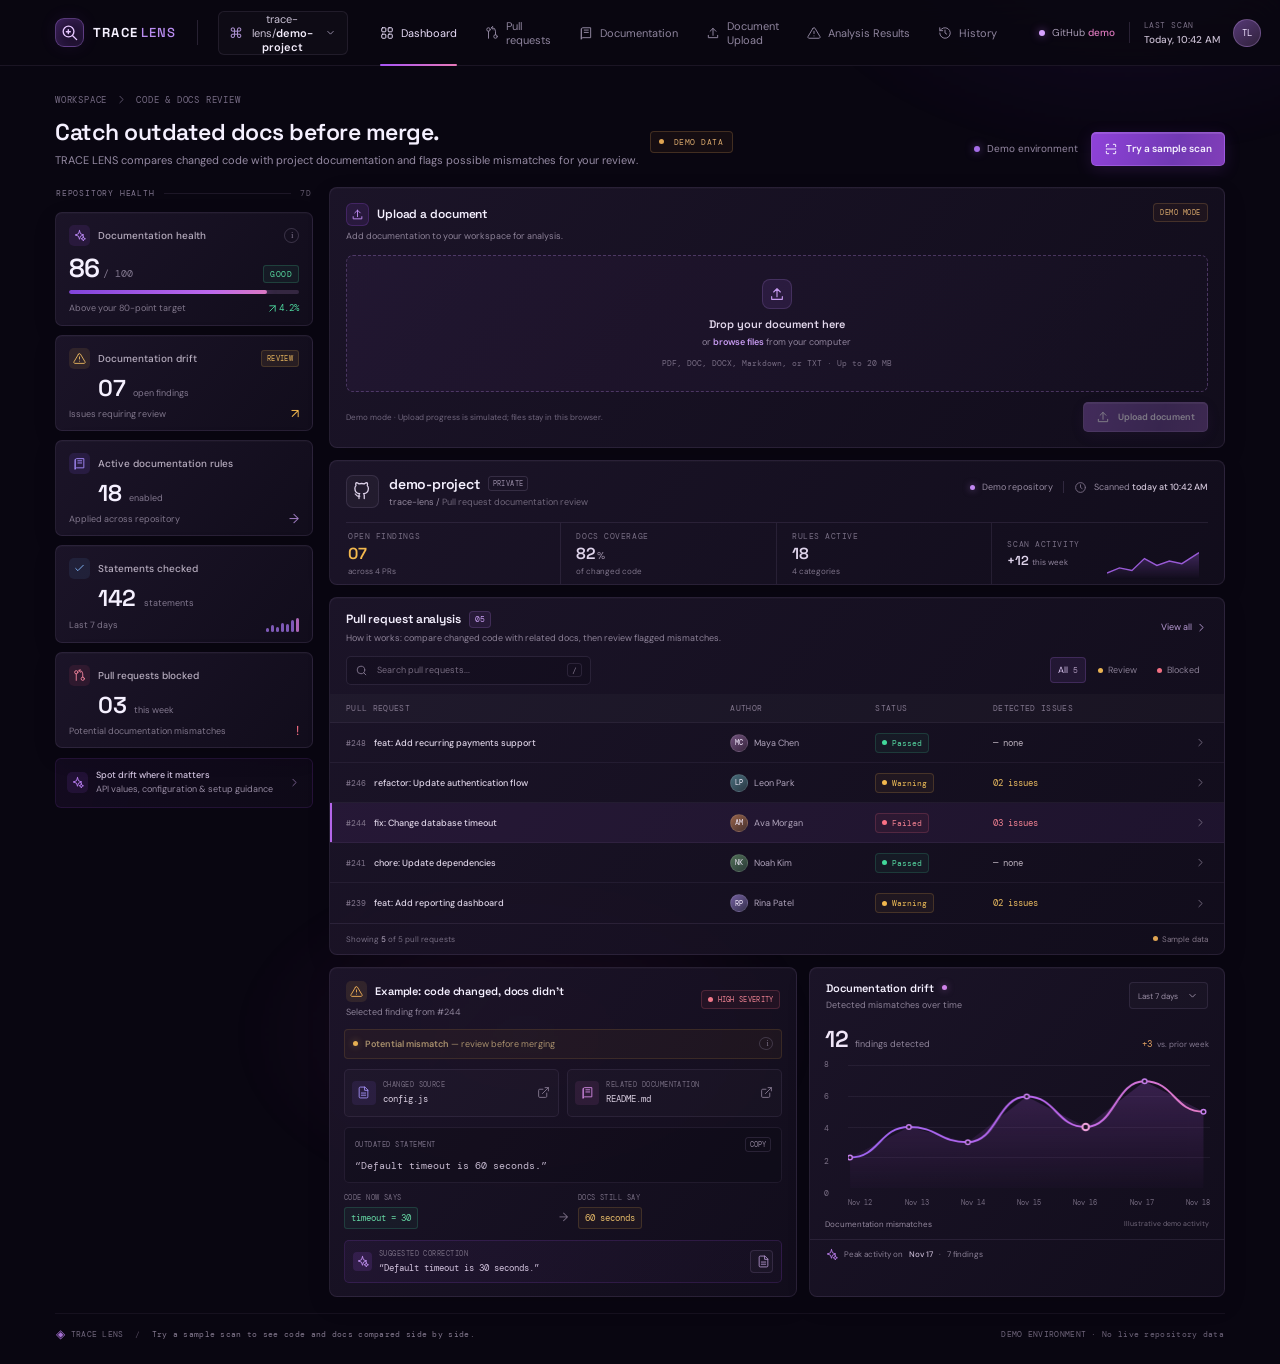
<file: index.html>
<!doctype html>
<html lang="en">
<head>
  <meta charset="utf-8">
  <meta name="viewport" content="width=device-width, initial-scale=1">
  <meta name="theme-color" content="#090611">
  <meta name="description" content="TRACE LENS compares pull request code changes with project documentation and highlights potential mismatches for developer review.">
  <title>TRACE LENS — Keep project docs aligned with code</title>
  <link rel="preconnect" href="https://fonts.googleapis.com">
  <link rel="preconnect" href="https://fonts.gstatic.com" crossorigin>
  <link href="https://fonts.googleapis.com/css2?family=DM+Mono:wght@400;500&family=DM+Sans:wght@400;500;600;700&family=Space+Grotesk:wght@500;600;700&display=swap" rel="stylesheet">
  <link rel="stylesheet" href="style.css">
</head>
<body>
  <svg class="icon-library" xmlns="http://www.w3.org/2000/svg" aria-hidden="true">
    <symbol id="i-lens" viewBox="0 0 24 24"><circle cx="10.8" cy="10.8" r="6.8"/><path d="m16 16 5 5M8 11h5M10.5 8.5v5"/></symbol>
    <symbol id="i-grid" viewBox="0 0 24 24"><rect x="3" y="3" width="7" height="7" rx="1.5"/><rect x="14" y="3" width="7" height="7" rx="1.5"/><rect x="3" y="14" width="7" height="7" rx="1.5"/><rect x="14" y="14" width="7" height="7" rx="1.5"/></symbol>
    <symbol id="i-git-pull" viewBox="0 0 24 24"><circle cx="6" cy="6" r="3"/><circle cx="18" cy="18" r="3"/><path d="M6 9v12m12-6V9a6 6 0 0 0-6-6h-1m0 0 3-3m-3 3 3 3"/></symbol>
    <symbol id="i-book" viewBox="0 0 24 24"><path d="M4 5.5A2.5 2.5 0 0 1 6.5 3H20v17H6.5A2.5 2.5 0 0 0 4 22z"/><path d="M4 5v17m5-15h7m-7 4h7"/></symbol>
    <symbol id="i-history" viewBox="0 0 24 24"><path d="M3 12a9 9 0 1 0 2.64-6.36L3 8"/><path d="M3 3v5h5m4-1v5l3 2"/></symbol>
    <symbol id="i-chevron" viewBox="0 0 24 24"><path d="m7 10 5 5 5-5"/></symbol>
    <symbol id="i-chevron-right" viewBox="0 0 24 24"><path d="m9 18 6-6-6-6"/></symbol>
    <symbol id="i-github" viewBox="0 0 24 24"><path d="M9 19c-4.3 1.4-4.3-2.5-6-3m12 6v-3.87a3.37 3.37 0 0 0-.94-2.61c3.14-.35 6.44-1.54 6.44-7A5.44 5.44 0 0 0 19 4.77 5.07 5.07 0 0 0 18.91 1S17.73.65 15 2.48a13.38 13.38 0 0 0-7 0C5.27.65 4.09 1 4.09 1A5.07 5.07 0 0 0 4 4.77a5.44 5.44 0 0 0-1.5 3.78c0 5.42 3.3 6.61 6.44 7A3.37 3.37 0 0 0 8 18.13V22"/></symbol>
    <symbol id="i-search" viewBox="0 0 24 24"><circle cx="11" cy="11" r="7"/><path d="m20 20-4-4"/></symbol>
    <symbol id="i-scan" viewBox="0 0 24 24"><path d="M4 8V5a1 1 0 0 1 1-1h3m8 0h3a1 1 0 0 1 1 1v3m0 8v3a1 1 0 0 1-1 1h-3m-8 0H5a1 1 0 0 1-1-1v-3M4 12h16"/></symbol>
    <symbol id="i-clock" viewBox="0 0 24 24"><circle cx="12" cy="12" r="9"/><path d="M12 7v5l3 2"/></symbol>
    <symbol id="i-check" viewBox="0 0 24 24"><path d="m5 12 4 4L19 6"/></symbol>
    <symbol id="i-alert" viewBox="0 0 24 24"><path d="M10.3 3.86 1.82 18a2 2 0 0 0 1.71 3h16.94a2 2 0 0 0 1.71-3L13.7 3.86a2 2 0 0 0-3.42 0Z"/><path d="M12 9v4m0 4h.01"/></symbol>
    <symbol id="i-file" viewBox="0 0 24 24"><path d="M14 2H6a2 2 0 0 0-2 2v16a2 2 0 0 0 2 2h12a2 2 0 0 0 2-2V8z"/><path d="M14 2v6h6m-12 5h8m-8 4h8"/></symbol>
    <symbol id="i-upload" viewBox="0 0 24 24"><path d="M12 16V4m-5 5 5-5 5 5"/><path d="M4 16v4h16v-4"/></symbol>
    <symbol id="i-external" viewBox="0 0 24 24"><path d="M15 3h6v6m-11 5L21 3"/><path d="M18 13v6a2 2 0 0 1-2 2H5a2 2 0 0 1-2-2V8a2 2 0 0 1 2-2h6"/></symbol>
    <symbol id="i-menu" viewBox="0 0 24 24"><path d="M4 6h16M4 12h16M4 18h16"/></symbol>
    <symbol id="i-close" viewBox="0 0 24 24"><path d="m18 6-12 12M6 6l12 12"/></symbol>
    <symbol id="i-filter" viewBox="0 0 24 24"><path d="M4 7h16M7 12h10m-7 5h4"/></symbol>
    <symbol id="i-spark" viewBox="0 0 24 24"><path d="m12 3 1.9 5.8L20 11l-6.1 2.2L12 19l-1.9-5.8L4 11l6.1-2.2L12 3Z"/><path d="m19 14 1.1 2.9L23 18l-2.9 1.1L19 22l-1.1-2.9L15 18l2.9-1.1L19 14Z"/></symbol>
    <symbol id="i-arrow-up" viewBox="0 0 24 24"><path d="M7 17 17 7M7 7h10v10"/></symbol>
  </svg>

  <div class="ambient ambient-one"></div>
  <div class="ambient ambient-two"></div>
  <header class="topbar">
    <a class="brand" href="#overview" aria-label="TRACE LENS home">
      <span class="brand-mark"><svg class="icon"><use href="#i-lens"/></svg></span>
      <span class="brand-name">TRACE<span>LENS</span></span>
    </a>
    <span class="topbar-divider"></span>
    <div class="repo-picker-wrap">
      <button class="repo-picker" id="repoPicker" aria-expanded="false" aria-haspopup="listbox">
        <span class="repo-mini-icon">⌘</span>
        <span id="currentRepo">trace-lens/<strong>demo-project</strong></span>
        <svg class="icon tiny"><use href="#i-chevron"/></svg>
      </button>
      <div class="repo-menu" id="repoMenu" role="listbox" aria-label="Choose a demo repository" hidden>
        <div class="menu-eyebrow">DEMO REPOSITORIES</div>
        <button role="option" data-repo="trace-lens/demo-project" aria-selected="true"><span class="repo-dot"></span>trace-lens/demo-project<span class="selected-mark">✓</span></button>
        <button role="option" data-repo="acme/payments-api"><span class="repo-dot blue"></span>acme/payments-api</button>
        <button role="option" data-repo="northstar/platform"><span class="repo-dot pink"></span>northstar/platform</button>
        <div class="menu-foot">Sample data · not connected to GitHub</div>
      </div>
    </div>
    <button class="mobile-menu-btn" id="mobileMenuBtn" type="button" aria-label="Open navigation" aria-expanded="false" aria-controls="mainNav"><svg class="icon"><use href="#i-menu"/></svg></button>
    <nav class="main-nav" id="mainNav" aria-label="Main navigation">
      <a class="nav-link active" href="#overview"><svg class="icon"><use href="#i-grid"/></svg>Dashboard</a>
      <a class="nav-link" href="#pull-requests"><svg class="icon"><use href="#i-git-pull"/></svg>Pull requests</a>
      <a class="nav-link" href="#drift-details"><svg class="icon"><use href="#i-book"/></svg>Documentation</a>
      <a class="nav-link" href="#document-upload"><svg class="icon"><use href="#i-upload"/></svg>Document Upload</a>
      <a class="nav-link analysis-nav-link" href="analysis-results.html" aria-label="Analysis Results"><svg class="icon"><use href="#i-alert"/></svg>Analysis Results</a>
      <a class="nav-link" href="#history"><svg class="icon"><use href="#i-history"/></svg>History</a>
    </nav>
    <div class="topbar-right">
      <div class="connection"><span class="connection-dot"></span><span>GitHub <b>demo</b></span></div>
      <span class="topbar-divider slim"></span>
      <div class="last-scan"><span>LAST SCAN</span><strong id="lastScanTime">Today, 10:42 AM</strong></div>
      <button class="avatar" aria-label="Demo profile">TL</button>
    </div>
  </header>

  <main class="app-shell" id="overview">
    <div class="page-heading">
      <div>
        <div class="breadcrumb"><span>WORKSPACE</span><svg class="icon tiny"><use href="#i-chevron-right"/></svg><span>CODE &amp; DOCS REVIEW</span></div>
        <div class="heading-row">
          <div>
            <h1>Catch outdated docs before merge.</h1>
            <p class="page-subtitle">TRACE LENS compares changed code with project documentation and flags possible mismatches for your review.</p>
          </div>
          <span class="demo-pill"><span></span> DEMO DATA</span>
        </div>
      </div>
      <div class="heading-actions">
        <span class="scan-label"><span class="scan-pulse"></span>Demo environment</span>
        <button class="button button-primary" id="scanButton"><svg class="icon"><use href="#i-scan"/></svg><span>Try a sample scan</span></button>
      </div>
    </div>

    <div class="dashboard-grid">
      <aside class="metrics-column" aria-label="Repository metrics">
        <div class="section-kicker"><span>REPOSITORY HEALTH</span><span class="kicker-line"></span><span class="muted-mono">7D</span></div>
        <article class="metric-card health-card">
          <div class="metric-top"><span class="metric-icon purple"><svg class="icon"><use href="#i-spark"/></svg></span><span class="metric-label">Documentation health</span><button class="info-button" title="Based on documentation coverage and detected drift">i</button></div>
          <div class="health-value"><strong>86</strong><span>/ 100</span><span class="quality-badge">GOOD</span></div>
          <div class="health-track"><span style="width:86%"></span></div>
          <div class="metric-foot"><span>Above your 80-point target</span><span class="trend positive"><svg class="icon tiny"><use href="#i-arrow-up"/></svg> 4.2%</span></div>
        </article>
        <article class="metric-card">
          <div class="metric-top"><span class="metric-icon amber"><svg class="icon"><use href="#i-alert"/></svg></span><span class="metric-label">Documentation drift</span><span class="mini-status warning">REVIEW</span></div>
          <div class="metric-value"><strong>07</strong><span class="metric-context">open findings</span></div>
          <div class="metric-foot"><span>Issues requiring review</span><span class="metric-foot-icon amber-text">↗</span></div>
        </article>
        <article class="metric-card">
          <div class="metric-top"><span class="metric-icon violet"><svg class="icon"><use href="#i-book"/></svg></span><span class="metric-label">Active documentation rules</span></div>
          <div class="metric-value"><strong>18</strong><span class="metric-context">enabled</span></div>
          <div class="metric-foot"><span>Applied across repository</span><span class="metric-foot-icon">→</span></div>
        </article>
        <article class="metric-card">
          <div class="metric-top"><span class="metric-icon blue"><svg class="icon"><use href="#i-check"/></svg></span><span class="metric-label">Statements checked</span></div>
          <div class="metric-value"><strong>142</strong><span class="metric-context">statements</span></div>
          <div class="metric-foot"><span>Last 7 days</span><span class="tiny-bars" aria-label="Activity rising"><i></i><i></i><i></i><i></i><i></i><i></i><i></i></span></div>
        </article>
        <article class="metric-card">
          <div class="metric-top"><span class="metric-icon red"><svg class="icon"><use href="#i-git-pull"/></svg></span><span class="metric-label">Pull requests blocked</span></div>
          <div class="metric-value"><strong>03</strong><span class="metric-context">this week</span></div>
          <div class="metric-foot"><span>Potential documentation mismatches</span><span class="metric-foot-icon red-text">!</span></div>
        </article>
        <div class="rules-note"><span class="rules-note-icon"><svg class="icon tiny"><use href="#i-spark"/></svg></span><span><b>Spot drift where it matters</b><br>API values, configuration &amp; setup guidance</span><svg class="icon tiny rules-arrow"><use href="#i-chevron-right"/></svg></div>
      </aside>

      <section class="main-column" aria-label="Repository analysis">
        <section class="panel upload-panel" id="document-upload" aria-labelledby="documentUploadTitle">
          <div class="panel-header upload-header">
            <div class="panel-title-block">
              <div class="panel-heading-line"><span class="upload-heading-icon"><svg class="icon"><use href="#i-upload"/></svg></span><h2 id="documentUploadTitle">Upload a document</h2></div>
              <p>Add documentation to your workspace for analysis.</p>
            </div>
            <span class="upload-demo-tag">DEMO MODE</span>
          </div>
          <div class="upload-content">
            <button class="upload-dropzone" id="uploadDropzone" type="button" aria-describedby="uploadRequirements">
              <span class="dropzone-icon"><svg class="icon"><use href="#i-upload"/></svg></span>
              <span class="dropzone-title">Drop your document here</span>
              <span class="dropzone-browse">or <span>browse files</span> from your computer</span>
              <span class="dropzone-requirements" id="uploadRequirements">PDF, DOC, DOCX, Markdown, or TXT · Up to 20 MB</span>
            </button>
            <input id="documentInput" class="sr-only" type="file" accept=".pdf,.doc,.docx,.md,.txt" tabindex="-1" aria-label="Choose a document">
            <p class="upload-error" id="uploadError" role="alert" hidden></p>
            <div class="upload-file-card" id="uploadFileCard" hidden>
              <span class="upload-file-icon" id="uploadFileIcon" aria-hidden="true">DOC</span>
              <div class="upload-file-info">
                <strong class="upload-file-name" id="uploadFileName"></strong>
                <span class="upload-file-meta" id="uploadFileMeta"></span>
                <div class="upload-progress-track" id="uploadProgressTrack" role="progressbar" aria-label="Upload progress" aria-valuemin="0" aria-valuemax="100" aria-valuenow="0" aria-valuetext="Ready to upload">
                  <span id="uploadProgressFill"></span>
                </div>
                <span class="upload-status" id="uploadStatus" role="status" aria-live="polite">Ready to upload</span>
              </div>
              <div class="upload-file-actions">
                <button class="upload-action" id="replaceDocument" type="button">Replace</button>
                <button class="upload-remove" id="removeDocument" type="button" aria-label="Remove selected document"><svg class="icon tiny"><use href="#i-close"/></svg></button>
              </div>
            </div>
            <div class="upload-footer">
              <span class="upload-demo-note">Demo mode · Upload progress is simulated; files stay in this browser.</span>
              <button class="button button-primary upload-submit" id="uploadButton" type="button" disabled><svg class="icon"><use href="#i-upload"/></svg><span>Upload document</span></button>
            </div>
          </div>
        </section>

        <section class="panel repo-activity">
          <div class="repo-identity">
            <span class="github-tile"><svg class="icon"><use href="#i-github"/></svg></span>
            <div><div class="repo-title-row"><h2 id="activityRepo">demo-project</h2><span class="private-tag">PRIVATE</span></div><p>trace-lens / <span>Pull request documentation review</span></p></div>
          </div>
          <div class="repo-health">
            <span class="activity-dot"></span><span>Demo repository</span><span class="repo-meta-divider"></span><svg class="icon tiny"><use href="#i-clock"/></svg><span>Scanned <b id="activityScanTime">today at 10:42 AM</b></span>
          </div>
          <div class="repo-stats">
            <div class="repo-stat"><span class="stat-caption">OPEN FINDINGS</span><strong class="amber-text">07</strong><span>across 4 PRs</span></div>
            <div class="repo-stat"><span class="stat-caption">DOCS COVERAGE</span><strong>82<span class="stat-unit">%</span></strong><span>of changed code</span></div>
            <div class="repo-stat"><span class="stat-caption">RULES ACTIVE</span><strong>18</strong><span>4 categories</span></div>
            <div class="repo-stat activity-spark-stat"><span class="stat-caption">SCAN ACTIVITY</span><strong class="spark-total">+12 <small>this week</small></strong><svg class="sparkline" viewBox="0 0 118 34" preserveAspectRatio="none" aria-label="Scan activity trend"><defs><linearGradient id="sparkGradient" x1="0" x2="0" y1="0" y2="1"><stop offset="0" stop-color="#b66cff" stop-opacity=".34"/><stop offset="1" stop-color="#b66cff" stop-opacity="0"/></linearGradient></defs><path class="spark-fill" d="M0 27 16 21 32 24 48 10 64 18 80 13 96 16 118 3V34H0Z"/><path class="spark-stroke" d="M0 27 16 21 32 24 48 10 64 18 80 13 96 16 118 3"/></svg></div>
          </div>
        </section>

        <section class="panel pr-panel" id="pull-requests">
          <div class="panel-header">
            <div class="panel-title-block"><div class="panel-heading-line"><h2>Pull request analysis</h2><span class="count-pill">05</span></div><p>How it works: compare changed code with related docs, then review flagged mismatches.</p></div>
            <button class="text-button" id="viewAllButton">View all <svg class="icon tiny"><use href="#i-chevron-right"/></svg></button>
          </div>
          <div class="table-toolbar">
            <label class="search-box"><svg class="icon"><use href="#i-search"/></svg><input id="prSearch" type="search" placeholder="Search pull requests..." aria-label="Search pull requests"><kbd>/</kbd></label>
            <div class="filter-group" role="group" aria-label="Filter pull requests by status">
              <button class="filter-chip active" data-filter="all">All <span>5</span></button>
              <button class="filter-chip" data-filter="warning"><i class="filter-dot warning-dot"></i>Review</button>
              <button class="filter-chip" data-filter="failed"><i class="filter-dot failed-dot"></i>Blocked</button>
            </div>
          </div>
          <div class="table-scroll">
            <table class="pr-table">
              <thead><tr><th>Pull request</th><th>Author</th><th>Status</th><th>Detected issues</th><th><span class="sr-only">Actions</span></th></tr></thead>
              <tbody id="prTableBody"></tbody>
            </table>
            <div class="empty-state" id="emptyState" hidden><span class="empty-icon"><svg class="icon"><use href="#i-search"/></svg></span><strong>No pull requests found</strong><span>Try a different search or status filter.</span></div>
          </div>
          <div class="table-footer"><span>Showing <b id="resultCount">5</b> of 5 pull requests</span><span class="demo-caption"><span></span>Sample data</span></div>
        </section>

        <div class="lower-grid">
          <section class="panel drift-panel" id="drift-details">
            <div class="panel-header compact-header">
              <div class="panel-title-block"><div class="panel-heading-line"><span class="detail-icon"><svg class="icon"><use href="#i-alert"/></svg></span><h2>Example: code changed, docs didn't</h2></div><p id="selectedPrLabel">Selected finding from #244</p></div>
              <span class="severity-pill high"><i></i><span id="severityText">HIGH SEVERITY</span></span>
            </div>
            <div class="potential-callout"><span class="callout-indicator"></span><span><b>Potential mismatch</b> <span>— review before merging</span></span><button class="info-button" title="This finding is a suggestion from demo analysis">i</button></div>
            <div class="file-pair">
              <div class="file-entry"><span class="file-icon source"><svg class="icon"><use href="#i-file"/></svg></span><div><span class="file-label">CHANGED SOURCE</span><strong id="sourceFile">config.js</strong></div><button class="icon-button" data-modal="code" aria-label="View code changes"><svg class="icon tiny"><use href="#i-external"/></svg></button></div>
              <div class="file-entry"><span class="file-icon docs"><svg class="icon"><use href="#i-book"/></svg></span><div><span class="file-label">RELATED DOCUMENTATION</span><strong id="docFile">README.md</strong></div><button class="icon-button" data-modal="evidence" aria-label="View documentation evidence"><svg class="icon tiny"><use href="#i-external"/></svg></button></div>
            </div>
            <div class="statement-block">
              <div class="statement-head"><span>OUTDATED STATEMENT</span><button class="copy-button" id="copyStatement" title="Copy statement">COPY</button></div>
              <blockquote id="outdatedStatement">“Default timeout is 60 seconds.”</blockquote>
            </div>
            <div class="value-compare">
              <div><span class="file-label">CODE NOW SAYS</span><code class="new-value" id="newValue">timeout = 30</code></div>
              <span class="compare-arrow">→</span>
              <div><span class="file-label">DOCS STILL SAY</span><code class="old-value" id="oldValue">60 seconds</code></div>
            </div>
            <div class="suggestion"><span class="suggestion-mark"><svg class="icon tiny"><use href="#i-spark"/></svg></span>            <div><span class="file-label">SUGGESTED CORRECTION</span><p id="suggestedCorrection">“Default timeout is 30 seconds.”</p></div><button class="copy-suggestion" id="copySuggestion" title="Copy suggested correction"><svg class="icon tiny"><use href="#i-file"/></svg></button></div>
          </section>

          <section class="panel chart-panel" id="history">
            <div class="panel-header compact-header">
              <div class="panel-title-block"><div class="panel-heading-line"><h2>Documentation drift</h2><span class="chart-live-dot"></span></div><p>Detected mismatches over time</p></div>
              <button class="period-button">Last 7 days <svg class="icon tiny"><use href="#i-chevron"/></svg></button>
            </div>
            <div class="chart-summary"><strong>12</strong><span>findings detected</span><span class="chart-change">+3 <small>vs. prior week</small></span></div>
            <div class="chart-wrap"><div class="chart-y-labels"><span>8</span><span>6</span><span>4</span><span>2</span><span>0</span></div><canvas id="driftChart" role="img" aria-label="Area chart showing documentation mismatches over seven days"></canvas><div class="chart-tooltip" id="chartTooltip" hidden></div></div>
            <div class="chart-x-labels"><span>Nov 12</span><span>Nov 13</span><span>Nov 14</span><span>Nov 15</span><span>Nov 16</span><span>Nov 17</span><span>Nov 18</span></div>
            <div class="chart-legend"><span><i></i>Documentation mismatches</span><span class="chart-demo-note">Illustrative demo activity</span></div>
            <div class="chart-footer"><svg class="icon tiny"><use href="#i-spark"/></svg>Peak activity on <b>Nov 17</b><span>·</span> 7 findings</div>
          </section>
        </div>
      </section>
    </div>
    <footer class="page-footer"><span><span class="footer-mark">◈</span> TRACE LENS <span class="footer-separator">/</span> <span>Try a sample scan to see code and docs compared side by side.</span></span><span>DEMO ENVIRONMENT · No live repository data</span></footer>
  </main>

  <div class="toast" id="toast" role="status" aria-live="polite"><span class="toast-check"><svg class="icon tiny"><use href="#i-check"/></svg></span><span id="toastMessage">Copied to clipboard</span></div>
  <div class="modal-backdrop" id="modalBackdrop" hidden>
    <section class="evidence-modal" role="dialog" aria-modal="true" aria-labelledby="modalTitle">
      <div class="modal-header"><div><span class="modal-eyebrow" id="modalEyebrow">PULL REQUEST #248</span><h2 id="modalTitle">Code change preview</h2></div><button class="modal-close" id="modalClose" aria-label="Close dialog"><svg class="icon"><use href="#i-close"/></svg></button></div>
      <div class="modal-content" id="modalContent"></div>
      <div class="modal-footer"><span><span class="demo-caption"><span></span>Illustrative demo evidence</span></span><button class="button button-secondary" id="modalDone">Done</button></div>
    </section>
  </div>
  <script src="script.js"></script>
</body>
</html>
</file>
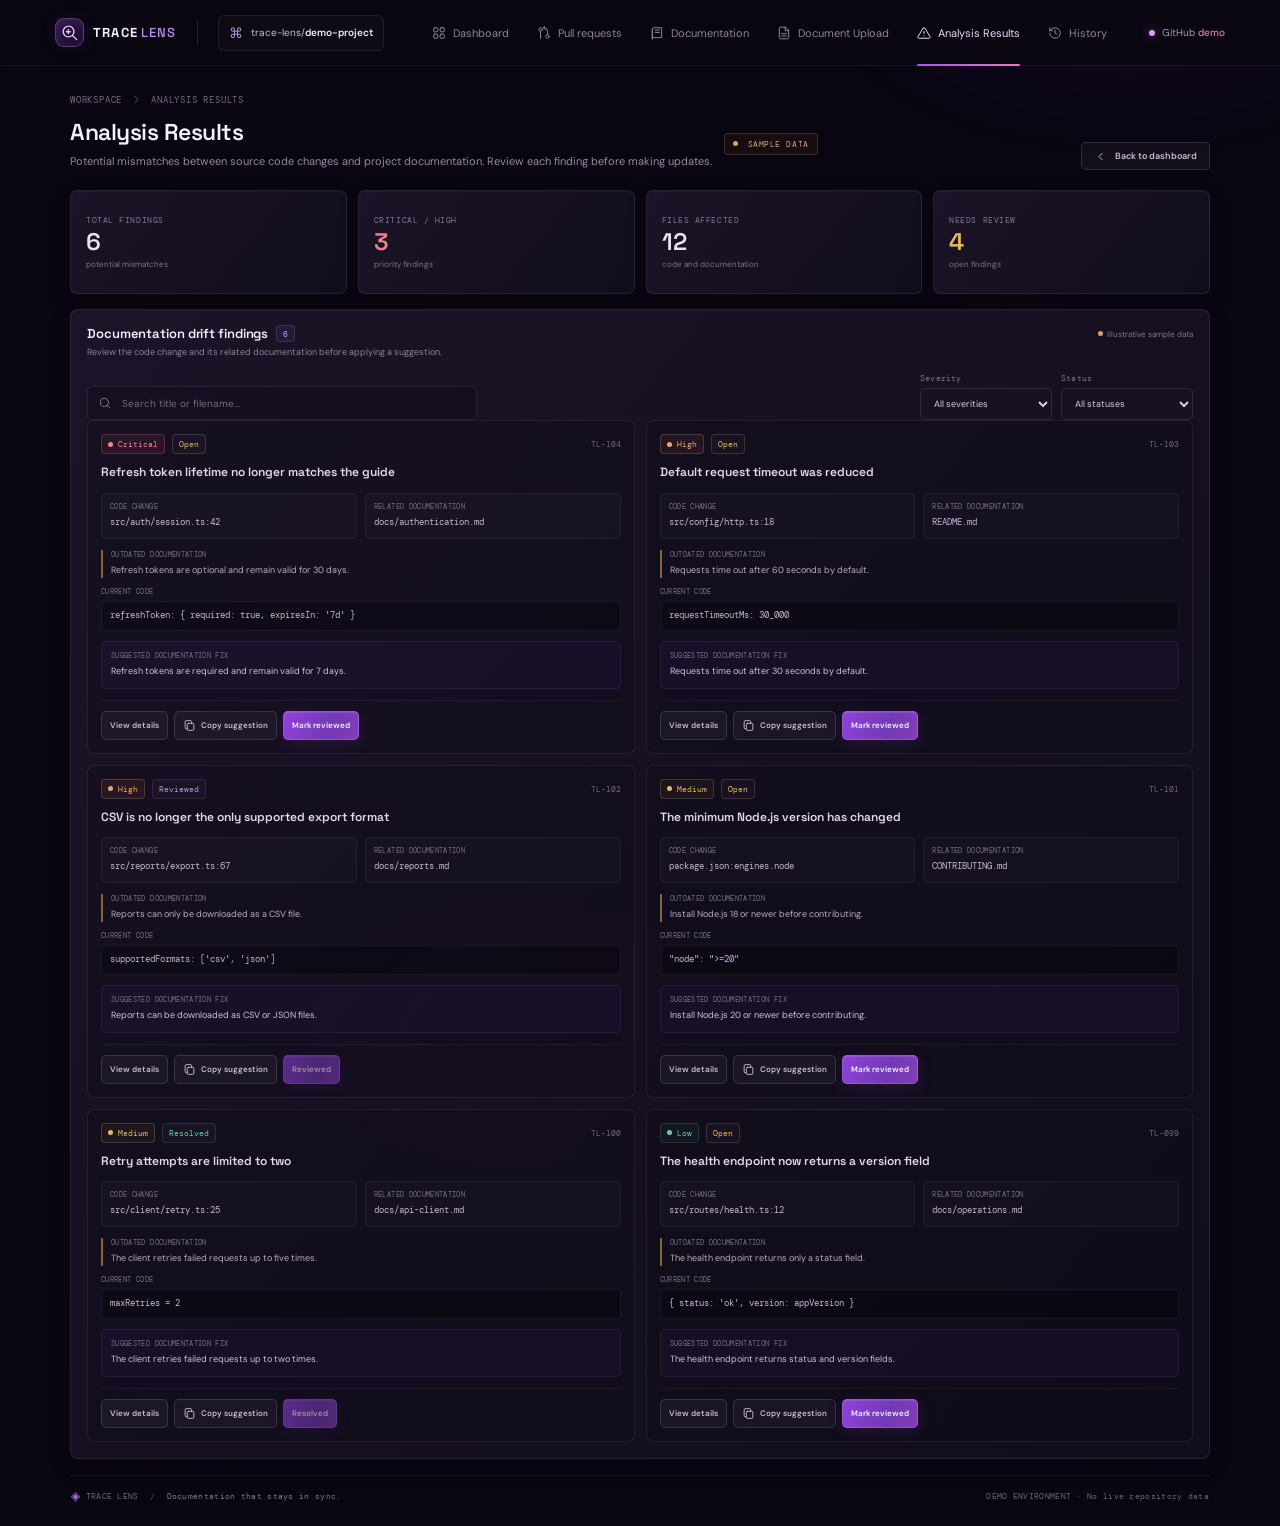
<file: analysis-results.html>
<!doctype html>
<html lang="en">
<head>
  <meta charset="utf-8">
  <meta name="viewport" content="width=device-width, initial-scale=1">
  <meta name="theme-color" content="#090611">
  <meta name="description" content="TRACE LENS sample analysis results showing possible documentation mismatches">
  <title>TRACE LENS — Analysis Results</title>
  <link rel="preconnect" href="https://fonts.googleapis.com">
  <link rel="preconnect" href="https://fonts.gstatic.com" crossorigin>
  <link href="https://fonts.googleapis.com/css2?family=DM+Mono:wght@400;500&family=DM+Sans:wght@400;500;600;700&family=Space+Grotesk:wght@500;600;700&display=swap" rel="stylesheet">
  <link rel="stylesheet" href="style.css">
</head>
<body class="analysis-page">
  <svg class="icon-library" xmlns="http://www.w3.org/2000/svg" aria-hidden="true">
    <symbol id="i-lens" viewBox="0 0 24 24"><circle cx="10.8" cy="10.8" r="6.8"/><path d="m16 16 5 5M8 11h5M10.5 8.5v5"/></symbol>
    <symbol id="i-grid" viewBox="0 0 24 24"><rect x="3" y="3" width="7" height="7" rx="1.5"/><rect x="14" y="3" width="7" height="7" rx="1.5"/><rect x="3" y="14" width="7" height="7" rx="1.5"/><rect x="14" y="14" width="7" height="7" rx="1.5"/></symbol>
    <symbol id="i-git-pull" viewBox="0 0 24 24"><circle cx="6" cy="6" r="3"/><circle cx="18" cy="18" r="3"/><path d="M6 9v12m12-6V9a6 6 0 0 0-6-6h-1m0 0 3-3m-3 3 3 3"/></symbol>
    <symbol id="i-book" viewBox="0 0 24 24"><path d="M4 5.5A2.5 2.5 0 0 1 6.5 3H20v17H6.5A2.5 2.5 0 0 0 4 22z"/><path d="M4 5v17m5-15h7m-7 4h7"/></symbol>
    <symbol id="i-history" viewBox="0 0 24 24"><path d="M3 12a9 9 0 1 0 2.64-6.36L3 8"/><path d="M3 3v5h5m4-1v5l3 2"/></symbol>
    <symbol id="i-chevron-right" viewBox="0 0 24 24"><path d="m9 18 6-6-6-6"/></symbol>
    <symbol id="i-search" viewBox="0 0 24 24"><circle cx="11" cy="11" r="7"/><path d="m20 20-4-4"/></symbol>
    <symbol id="i-check" viewBox="0 0 24 24"><path d="m5 12 4 4L19 6"/></symbol>
    <symbol id="i-alert" viewBox="0 0 24 24"><path d="M10.3 3.86 1.82 18a2 2 0 0 0 1.71 3h16.94a2 2 0 0 0 1.71-3L13.7 3.86a2 2 0 0 0-3.42 0Z"/><path d="M12 9v4m0 4h.01"/></symbol>
    <symbol id="i-file" viewBox="0 0 24 24"><path d="M14 2H6a2 2 0 0 0-2 2v16a2 2 0 0 0 2 2h12a2 2 0 0 0 2-2V8z"/><path d="M14 2v6h6m-12 5h8m-8 4h8"/></symbol>
    <symbol id="i-spark" viewBox="0 0 24 24"><path d="m12 3 1.9 5.8L20 11l-6.1 2.2L12 19l-1.9-5.8L4 11l6.1-2.2L12 3Z"/></symbol>
    <symbol id="i-menu" viewBox="0 0 24 24"><path d="M4 6h16M4 12h16M4 18h16"/></symbol>
    <symbol id="i-close" viewBox="0 0 24 24"><path d="m18 6-12 12M6 6l12 12"/></symbol>
    <symbol id="i-copy" viewBox="0 0 24 24"><rect x="8" y="8" width="12" height="13" rx="2"/><path d="M16 8V5a2 2 0 0 0-2-2H6a2 2 0 0 0-2 2v11a2 2 0 0 0 2 2h2"/></symbol>
  </svg>

  <div class="ambient ambient-one"></div>
  <div class="ambient ambient-two"></div>
  <header class="topbar">
    <a class="brand" href="index.html#overview" aria-label="TRACE LENS dashboard">
      <span class="brand-mark"><svg class="icon"><use href="#i-lens"/></svg></span>
      <span class="brand-name">TRACE<span>LENS</span></span>
    </a>
    <span class="topbar-divider"></span>
    <a class="analysis-repo-link" href="index.html#overview"><span class="repo-mini-icon" aria-hidden="true">⌘</span><span>trace-lens/<strong>demo-project</strong></span></a>
    <button class="mobile-menu-btn" id="resultsMenuButton" type="button" aria-label="Open navigation" aria-expanded="false" aria-controls="resultsNavigation"><svg class="icon"><use href="#i-menu"/></svg></button>
    <nav class="main-nav" id="resultsNavigation" aria-label="Main navigation">
      <a class="nav-link" href="index.html#overview"><svg class="icon"><use href="#i-grid"/></svg>Dashboard</a>
      <a class="nav-link" href="index.html#pull-requests"><svg class="icon"><use href="#i-git-pull"/></svg>Pull requests</a>
      <a class="nav-link" href="index.html#drift-details"><svg class="icon"><use href="#i-book"/></svg>Documentation</a>
      <a class="nav-link" href="index.html#document-upload"><svg class="icon"><use href="#i-file"/></svg>Document Upload</a>
      <a class="nav-link active" href="analysis-results.html" aria-current="page"><svg class="icon"><use href="#i-alert"/></svg>Analysis Results</a>
      <a class="nav-link" href="index.html#history"><svg class="icon"><use href="#i-history"/></svg>History</a>
    </nav>
    <div class="topbar-right">
      <div class="connection"><span class="connection-dot"></span><span>GitHub <b>demo</b></span></div>
    </div>
  </header>

  <main class="app-shell analysis-shell">
    <div class="analysis-page-heading">
      <div>
        <div class="breadcrumb"><a href="index.html#overview">WORKSPACE</a><svg class="icon tiny"><use href="#i-chevron-right"/></svg><span>ANALYSIS RESULTS</span></div>
        <div class="analysis-title-row">
          <div>
            <h1>Analysis Results</h1>
            <p class="page-subtitle">Potential mismatches between source code changes and project documentation. Review each finding before making updates.</p>
          </div>
          <span class="demo-pill"><span></span> SAMPLE DATA</span>
        </div>
      </div>
      <a class="button button-secondary analysis-back-button" href="index.html#overview"><svg class="icon tiny"><use href="#i-chevron-right"/></svg>Back to dashboard</a>
    </div>

    <section class="analysis-summary" aria-label="Finding summary">
      <article class="analysis-summary-card">
        <span class="analysis-summary-label">TOTAL FINDINGS</span>
        <strong id="totalFindings">0</strong>
        <span class="analysis-summary-note">potential mismatches</span>
      </article>
      <article class="analysis-summary-card critical-summary">
        <span class="analysis-summary-label">CRITICAL / HIGH</span>
        <strong id="criticalHighFindings">0</strong>
        <span class="analysis-summary-note">priority findings</span>
      </article>
      <article class="analysis-summary-card">
        <span class="analysis-summary-label">FILES AFFECTED</span>
        <strong id="affectedFiles">0</strong>
        <span class="analysis-summary-note">code and documentation</span>
      </article>
      <article class="analysis-summary-card review-summary">
        <span class="analysis-summary-label">NEEDS REVIEW</span>
        <strong id="needsReview">0</strong>
        <span class="analysis-summary-note">open findings</span>
      </article>
    </section>

    <section class="panel analysis-findings-panel" aria-labelledby="findingsHeading">
      <div class="panel-header analysis-panel-header">
        <div class="panel-title-block">
          <div class="panel-heading-line"><h2 id="findingsHeading">Documentation drift findings</h2><span class="count-pill" id="findingCount">0</span></div>
          <p>Review the code change and its related documentation before applying a suggestion.</p>
        </div>
        <span class="demo-caption"><span></span>Illustrative sample data</span>
      </div>
      <div class="analysis-toolbar">
        <label class="analysis-search">
          <svg class="icon" aria-hidden="true"><use href="#i-search"/></svg>
          <span class="sr-only">Search findings by title or filename</span>
          <input id="findingSearch" type="search" placeholder="Search title or filename..." autocomplete="off">
        </label>
        <div class="analysis-filters">
          <label class="analysis-filter">Severity
            <select id="severityFilter" aria-label="Filter by severity">
              <option value="all">All severities</option>
              <option value="Critical">Critical</option>
              <option value="High">High</option>
              <option value="Medium">Medium</option>
              <option value="Low">Low</option>
            </select>
          </label>
          <label class="analysis-filter">Status
            <select id="statusFilter" aria-label="Filter by status">
              <option value="all">All statuses</option>
              <option value="Open">Open</option>
              <option value="Reviewed">Reviewed</option>
              <option value="Resolved">Resolved</option>
            </select>
          </label>
        </div>
      </div>
      <div class="analysis-state" id="loadingState" role="status" aria-live="polite">
        <span class="analysis-spinner" aria-hidden="true"></span>
        <strong>Loading analysis results...</strong>
      </div>
      <div class="analysis-state analysis-error" id="errorState" role="alert" hidden>
        <span class="analysis-error-icon" aria-hidden="true">!</span>
        <strong>Unable to load analysis results</strong>
        <span>Please try again. Your sample findings are unchanged.</span>
        <button class="button button-secondary" id="retryAnalysis" type="button">Retry</button>
      </div>
      <p class="analysis-results-count" id="resultsCount" role="status" aria-live="polite" hidden></p>
      <div class="analysis-results-list" id="findingsList" aria-live="polite" hidden></div>
      <div class="analysis-empty-state" id="emptyState" role="status" hidden>
        <span class="analysis-empty-icon"><svg class="icon"><use href="#i-search"/></svg></span>
        <strong>No findings match your filters</strong>
        <span>Try a different search, severity, or status.</span>
        <button class="text-button" id="clearFilters" type="button">Clear filters</button>
      </div>
    </section>

    <footer class="page-footer">
      <span><span class="footer-mark">◈</span> TRACE LENS <span class="footer-separator">/</span> <span>Documentation that stays in sync.</span></span>
      <span>DEMO ENVIRONMENT · No live repository data</span>
    </footer>
  </main>

  <div class="toast" id="resultsToast" role="status" aria-live="polite">
    <span class="toast-check"><svg class="icon tiny"><use href="#i-check"/></svg></span>
    <span id="resultsToastMessage">Suggestion copied</span>
  </div>

  <div class="modal-backdrop" id="findingModalBackdrop" hidden>
    <section class="evidence-modal analysis-modal" role="dialog" aria-modal="true" aria-labelledby="findingModalTitle" aria-describedby="findingModalIntro" tabindex="-1">
      <div class="modal-header">
        <div><span class="modal-eyebrow" id="findingModalEyebrow">FINDING DETAILS</span><h2 id="findingModalTitle">Finding details</h2></div>
        <button class="modal-close" id="closeFindingModal" type="button" aria-label="Close finding details"><svg class="icon"><use href="#i-close"/></svg></button>
      </div>
      <div class="modal-content analysis-modal-content" id="findingModalContent"></div>
      <div class="modal-footer"><span class="demo-caption"><span></span>Potential mismatch · verify before updating</span><button class="button button-secondary" id="doneFindingModal" type="button">Done</button></div>
    </section>
  </div>
  <script src="analysis-results.js"></script>
</body>
</html>
</file>
<file: style.css>
:root {
  color-scheme: dark;
  --bg: #090611;
  --surface: rgba(22, 16, 34, .82);
  --surface-raised: rgba(29, 21, 43, .9);
  --line: rgba(194, 169, 225, .105);
  --line-strong: rgba(194, 169, 225, .17);
  --text: #f5f0ff;
  --muted: #9c91ad;
  --subtle: #70667f;
  --purple: #a855f7;
  --violet: #8b5cf6;
  --pink: #e879b9;
  --green: #42d99b;
  --amber: #f3b84e;
  --red: #fb7185;
  --mono: "DM Mono", "SFMono-Regular", Consolas, monospace;
  --sans: "DM Sans", -apple-system, BlinkMacSystemFont, "Segoe UI", sans-serif;
  --display: "Space Grotesk", var(--sans);
}
* { box-sizing: border-box; }
html { scroll-behavior: smooth; scroll-padding-top: 85px; }
body { margin: 0; min-height: 100vh; color: var(--text); background: var(--bg); font-family: var(--sans); font-size: 13px; -webkit-font-smoothing: antialiased; }
button, input { font: inherit; }
button { color: inherit; }
button:focus-visible, a:focus-visible, input:focus-visible { outline: 2px solid #c084fc; outline-offset: 3px; }
a { color: inherit; text-decoration: none; }
.icon-library, .sr-only { position: absolute; width: 1px; height: 1px; overflow: hidden; clip: rect(0,0,0,0); white-space: nowrap; }
.icon { width: 17px; height: 17px; fill: none; stroke: currentColor; stroke-width: 1.7; stroke-linecap: round; stroke-linejoin: round; flex: none; }
.icon.tiny { width: 13px; height: 13px; }
.ambient { position: fixed; z-index: -1; pointer-events: none; border-radius: 50%; filter: blur(1px); }
.ambient-one { width: 680px; height: 420px; right: -190px; top: -265px; background: radial-gradient(ellipse, rgba(125, 45, 193, .19), rgba(91, 33, 155, .055) 43%, transparent 72%); }
.ambient-two { width: 590px; height: 360px; left: 18%; bottom: -315px; background: radial-gradient(ellipse, rgba(151, 53, 144, .12), transparent 70%); }
.topbar { height: 66px; padding: 0 4.3%; display: flex; align-items: center; gap: 20px; position: sticky; top: 0; z-index: 20; border-bottom: 1px solid rgba(204, 178, 232, .09); background: rgba(10, 7, 17, .87); backdrop-filter: blur(20px); }
.brand { display: flex; align-items: center; gap: 9px; flex: none; }
.brand-mark { width: 29px; height: 29px; display: grid; place-items: center; border-radius: 9px; color: #e6c6ff; background: linear-gradient(140deg, rgba(174, 87, 255, .25), rgba(115, 64, 183, .1)); border: 1px solid rgba(192, 132, 252, .36); box-shadow: inset 0 0 12px rgba(183, 105, 255, .13), 0 0 18px rgba(153, 74, 232, .09); }
.brand-mark .icon { width: 19px; height: 19px; }
.brand-name { font-family: var(--display); font-size: 13px; font-weight: 700; letter-spacing: 1.18px; }
.brand-name span { color: #ba8df1; font-weight: 500; margin-left: 3px; }
.topbar-divider { height: 25px; width: 1px; background: var(--line-strong); flex: none; }
.topbar-divider.slim { margin: 0 1px; height: 21px; }
.repo-picker-wrap { position: relative; }
.repo-picker { min-height: 34px; display: flex; gap: 9px; align-items: center; border: 1px solid var(--line); background: rgba(255,255,255,.025); padding: 0 10px; border-radius: 6px; color: #c9c0d4; font-size: 11px; cursor: pointer; transition: border-color .2s, background .2s; }
.repo-picker:hover, .repo-picker[aria-expanded="true"] { border-color: rgba(183, 115, 244, .42); background: rgba(145, 81, 210, .08); }
.repo-picker strong { color: #f4edfc; font-weight: 600; }
.repo-mini-icon { color: #ac91d0; font-family: var(--mono); font-size: 14px; }
.repo-picker .tiny { color: var(--muted); margin-left: 2px; }
.repo-menu { width: 275px; position: absolute; top: calc(100% + 10px); left: 0; padding: 8px; border: 1px solid var(--line-strong); background: #171121; border-radius: 9px; box-shadow: 0 18px 50px #0009; z-index: 30; }
.menu-eyebrow, .menu-foot { padding: 8px 9px; color: var(--subtle); font: 9px var(--mono); letter-spacing: .7px; }
.repo-menu button { width: 100%; display: flex; align-items: center; gap: 9px; padding: 10px 9px; background: transparent; border: 0; border-radius: 5px; text-align: left; color: #d7ccdf; font-size: 11px; cursor: pointer; }
.repo-menu button:hover, .repo-menu button[aria-selected="true"] { background: rgba(168, 85, 247, .12); color: #fff; }
.repo-dot { width: 7px; height: 7px; border-radius: 50%; background: #ac73f4; box-shadow: 0 0 7px #ac73f480; }
.repo-dot.blue { background: #66a8f7; }.repo-dot.pink { background: #eb79c1; }
.selected-mark { margin-left: auto; color: #c18aff; }
.menu-foot { border-top: 1px solid var(--line); margin-top: 5px; padding-top: 10px; letter-spacing: 0; }
.main-nav { display: flex; align-self: stretch; align-items: center; gap: 4px; margin-left: auto; }
.nav-link { height: 100%; padding: 0 12px; display: flex; align-items: center; gap: 7px; color: #8f849e; font-size: 11px; position: relative; transition: color .18s; }
.nav-link .icon { width: 14px; height: 14px; }
.nav-link:hover, .nav-link.active { color: #e9dcf9; }
.nav-link.active::after { content: ""; height: 2px; position: absolute; bottom: -1px; left: 12px; right: 12px; background: linear-gradient(90deg, #a855f7, #e879b9); border-radius: 2px; }
.topbar-right { display: flex; align-items: center; gap: 13px; margin-left: 10px; flex: none; }
.connection { display: flex; align-items: center; gap: 7px; color: #a89bb4; font-size: 10px; white-space: nowrap; }
.connection b { color: #dc78bd; font-weight: 500; }
.connection-dot, .activity-dot { width: 6px; height: 6px; border-radius: 50%; background: #d7a2ff; box-shadow: 0 0 8px #c474ff90; }
.last-scan { display: grid; gap: 3px; white-space: nowrap; }
.last-scan span { color: #786e84; font: 8px var(--mono); letter-spacing: .55px; }
.last-scan strong { color: #c8bdd1; font-size: 10px; font-weight: 500; }
.avatar { width: 28px; height: 28px; border: 1px solid rgba(210, 169, 246, .28); border-radius: 50%; background: linear-gradient(145deg, #553875, #31223c); font: 9px var(--mono); color: #eddefd; cursor: pointer; }
.mobile-menu-btn { display: none; }
.app-shell { max-width: 1512px; margin: auto; padding: 27px 4.3% 22px; }
.page-heading { display: flex; justify-content: space-between; align-items: flex-end; margin-bottom: 20px; }
.breadcrumb { display: flex; align-items: center; gap: 8px; color: #766b84; font: 9px var(--mono); letter-spacing: .8px; margin-bottom: 12px; }
.breadcrumb .tiny { color: #635970; }
.heading-row { display: flex; align-items: center; gap: 12px; }
h1, h2, p { margin: 0; }
h1 { font-family: var(--display); font-size: 23px; letter-spacing: -.5px; font-weight: 600; line-height: 1.3; }
.page-subtitle { margin-top: 5px; color: #958aa3; font-size: 11px; }
.demo-pill { padding: 5px 8px; border: 1px solid rgba(226, 166, 89, .22); border-radius: 4px; color: #d7a76c; background: rgba(161, 103, 45, .08); font: 8px var(--mono); letter-spacing: .55px; white-space: nowrap; }
.demo-pill span, .demo-caption span { display: inline-block; width: 5px; height: 5px; margin-right: 4px; vertical-align: 1px; background: #dfa452; border-radius: 50%; }
.heading-actions { display: flex; align-items: center; gap: 13px; padding-bottom: 1px; }
.scan-label { display: flex; gap: 7px; align-items: center; color: #9689a4; font-size: 10px; }
.scan-pulse { width: 6px; height: 6px; border-radius: 50%; background: #a56de8; box-shadow: 0 0 9px #a56de890; }
.button { height: 34px; padding: 0 12px; display: inline-flex; gap: 8px; align-items: center; justify-content: center; border: 1px solid transparent; border-radius: 5px; cursor: pointer; font-size: 10px; font-weight: 600; transition: transform .18s, filter .18s, border-color .18s; }
.button:hover { transform: translateY(-1px); filter: brightness(1.12); }
.button:active { transform: translateY(0); }
.button-primary { background: linear-gradient(105deg, #8f42d9, #7139b4 63%, #813eb8); border-color: rgba(203, 150, 255, .29); box-shadow: 0 4px 16px rgba(122, 57, 178, .2), inset 0 1px rgba(255,255,255,.12); }
.button-primary .icon { width: 14px; height: 14px; }
.button-primary.loading .icon { animation: rotate .9s linear infinite; }
@keyframes rotate { to { transform: rotate(360deg); } }
.dashboard-grid { display: grid; grid-template-columns: minmax(230px, .76fr) minmax(0, 2.64fr); gap: 16px; align-items: start; }
.metrics-column { display: flex; flex-direction: column; gap: 9px; }
.section-kicker { height: 16px; display: flex; align-items: center; gap: 9px; padding: 0 1px 3px; color: #81768f; font: 8px var(--mono); letter-spacing: .8px; }
.kicker-line { height: 1px; background: var(--line); flex: 1; }
.muted-mono { color: #62596c; font-size: 8px; }
.metric-card, .panel { position: relative; border: 1px solid var(--line); background: linear-gradient(130deg, rgba(30, 22, 43, .9), rgba(19, 14, 29, .91)); box-shadow: 0 8px 25px rgba(0,0,0,.1), inset 0 1px 0 rgba(255,255,255,.018); }
.metric-card { padding: 12px 13px 10px; border-radius: 7px; min-height: 92px; transition: border-color .2s, transform .2s, background .2s; }
.metric-card:hover { border-color: rgba(182, 122, 238, .28); transform: translateY(-1px); background: linear-gradient(130deg, rgba(35, 25, 50, .94), rgba(21, 15, 32, .94)); }
.metric-top { display: flex; align-items: center; gap: 8px; min-height: 19px; }
.metric-icon { width: 21px; height: 21px; border-radius: 5px; display: grid; place-items: center; background: rgba(168,85,247,.11); color: #be8bfa; }
.metric-icon .icon { width: 13px; height: 13px; }
.metric-icon.amber { color: #e9b65f; background: rgba(243,184,78,.1); }
.metric-icon.violet { color: #a48afa; background: rgba(139,92,246,.13); }
.metric-icon.blue { color: #83b9fc; background: rgba(95,154,229,.1); }
.metric-icon.red { color: #f0839c; background: rgba(240,83,117,.1); }
.metric-label { color: #b7adbf; font-size: 10px; font-weight: 500; }
.info-button { width: 15px; height: 15px; display: grid; place-items: center; margin-left: auto; border: 1px solid rgba(198,180,217,.22); border-radius: 50%; background: transparent; color: #82768e; font: 9px Georgia, serif; cursor: help; }
.health-value { display: flex; align-items: baseline; gap: 4px; margin: 9px 0 7px; }
.health-value strong { font: 600 26px/1 var(--display); letter-spacing: -.8px; }
.health-value > span:nth-child(2) { color: #82788f; font: 10px var(--mono); }
.quality-badge { margin-left: auto; padding: 3px 6px; border: 1px solid rgba(70, 212, 150, .2); border-radius: 3px; color: #56d49d; background: rgba(49, 181, 123, .08); font: 8px var(--mono); letter-spacing: .45px; }
.health-track { height: 4px; background: #342741; border-radius: 5px; overflow: hidden; }
.health-track span { display: block; height: 100%; background: linear-gradient(90deg, #8144db, #bd69ed 72%, #da78c3); border-radius: inherit; box-shadow: 0 0 8px #a253d880; }
.metric-foot { display: flex; align-items: center; justify-content: space-between; gap: 5px; margin-top: 8px; color: #81778c; font-size: 9px; }
.trend { display: inline-flex; align-items: center; font: 9px var(--mono); }
.positive { color: #4bcf99; }
.metric-value { display: flex; align-items: baseline; gap: 8px; margin: 8px 0 0 29px; }
.metric-value strong { font: 600 23px/1 var(--display); letter-spacing: -.5px; }
.metric-context { color: #82788f; font-size: 9px; }
.mini-status { margin-left: auto; padding: 3px 5px; border-radius: 3px; font: 7px var(--mono); letter-spacing: .3px; }
.mini-status.warning { color: #e6b45e; background: rgba(243,184,78,.09); border: 1px solid rgba(243,184,78,.16); }
.metric-foot-icon { color: #9d7bbf; font-size: 13px; line-height: 8px; }
.amber-text { color: var(--amber) !important; }.red-text { color: var(--red) !important; }
.tiny-bars { height: 14px; display: flex; align-items: end; gap: 2px; }
.tiny-bars i { width: 3px; border-radius: 2px; background: #9a6ddd; opacity: .8; }
.tiny-bars i:nth-child(1) { height: 4px; }.tiny-bars i:nth-child(2) { height: 7px; }.tiny-bars i:nth-child(3) { height: 5px; }.tiny-bars i:nth-child(4) { height: 9px; }.tiny-bars i:nth-child(5) { height: 8px; }.tiny-bars i:nth-child(6) { height: 12px; }.tiny-bars i:nth-child(7) { height: 14px; background: #d17cdc; }
.rules-note { margin-top: 1px; display: flex; align-items: center; gap: 8px; padding: 10px 11px; border: 1px solid rgba(168,85,247,.12); border-radius: 6px; background: linear-gradient(100deg, rgba(111,55,157,.1), rgba(44,29,59,.16)); color: #968ba2; font-size: 9px; line-height: 1.55; }
.rules-note b { color: #d4c7e2; font-weight: 500; }
.rules-note-icon { width: 21px; height: 21px; display: grid; place-items: center; background: rgba(168,85,247,.11); color: #bd81f7; border-radius: 5px; }
.rules-arrow { margin-left: auto; color: #79618f; }
.main-column { min-width: 0; display: flex; flex-direction: column; gap: 12px; }
.panel { border-radius: 8px; overflow: hidden; }
.repo-activity { padding: 14px 16px 0; }
.repo-identity { display: flex; align-items: center; gap: 10px; }
.github-tile { width: 33px; height: 33px; display: grid; place-items: center; color: #ded3ea; border: 1px solid rgba(199,180,223,.13); border-radius: 7px; background: rgba(255,255,255,.035); }
.github-tile .icon { width: 18px; height: 18px; }
.repo-title-row { display: flex; gap: 8px; align-items: center; }
.repo-title-row h2 { font: 600 14px var(--display); letter-spacing: -.2px; }
.private-tag { padding: 2px 4px; border: 1px solid rgba(189,171,210,.17); border-radius: 3px; color: #968aa4; font: 7px var(--mono); letter-spacing: .4px; }
.repo-identity p { margin-top: 3px; color: #958a9f; font-size: 9px; }
.repo-identity p span { color: #70677b; }
.repo-health { position: absolute; top: 20px; right: 16px; display: flex; align-items: center; gap: 7px; color: #94899f; font-size: 9px; }
.repo-health b { color: #d3c7db; font-weight: 500; }
.repo-health .icon { color: #796d85; }
.repo-meta-divider { height: 12px; width: 1px; background: var(--line-strong); margin: 0 3px; }
.activity-dot { width: 5px; height: 5px; background: #c087f0; box-shadow: 0 0 7px #c087f080; }
.repo-stats { display: grid; grid-template-columns: repeat(4, 1fr); margin-top: 14px; border-top: 1px solid var(--line); }
.repo-stat { min-height: 57px; display: flex; flex-direction: column; justify-content: center; position: relative; padding: 8px 15px; border-right: 1px solid var(--line); }
.repo-stat:first-child { padding-left: 2px; }.repo-stat:last-child { border-right: 0; }
.stat-caption { color: #776d83; font: 8px var(--mono); letter-spacing: .55px; }
.repo-stat > strong { margin-top: 5px; color: #ded3ea; font: 600 16px/1 var(--display); }
.repo-stat > span:last-child:not(.stat-caption) { margin-top: 4px; color: #7e748a; font-size: 8px; }
.stat-unit { font: 10px var(--sans); color: #9f92aa; margin-left: 1px; }
.repo-stat .spark-total { font-size: 13px; }
.spark-total small { color: #91859d; font: 8px var(--sans); font-weight: 400; }
.sparkline { position: absolute; width: 92px; height: 29px; right: 9px; bottom: 5px; opacity: .82; }
.spark-fill { fill: url(#sparkGradient); }.spark-stroke { fill: none; stroke: #b66cff; stroke-width: 1.7; }
.pr-panel { padding-top: 13px; }
.panel-header { padding: 0 16px; display: flex; align-items: center; justify-content: space-between; gap: 12px; }
.panel-title-block p { margin-top: 4px; color: #8d8298; font-size: 9px; }
.panel-heading-line { display: flex; align-items: center; gap: 8px; }
.panel-heading-line h2 { font: 600 12px var(--display); letter-spacing: -.1px; }
.count-pill { min-width: 19px; height: 17px; display: grid; place-items: center; padding: 0 5px; border: 1px solid rgba(178,132,221,.19); border-radius: 4px; color: #c9a0f4; background: rgba(153,90,218,.1); font: 8px var(--mono); }
.text-button { display: flex; align-items: center; gap: 3px; border: 0; padding: 5px 0 5px 7px; color: #b89bd4; background: transparent; font-size: 9px; cursor: pointer; }
.text-button:hover { color: #e0c3ff; }
.table-toolbar { margin: 12px 16px 0; display: flex; align-items: center; justify-content: space-between; gap: 12px; }
.search-box { width: min(245px, 42%); height: 29px; padding: 0 8px; display: flex; align-items: center; gap: 7px; border: 1px solid rgba(194,169,225,.12); border-radius: 5px; color: #81758e; background: rgba(4,3,8,.18); transition: border-color .2s; }
.search-box:focus-within { border-color: rgba(178,111,240,.55); }
.search-box .icon { width: 13px; height: 13px; }
.search-box input { min-width: 0; width: 100%; border: 0; outline: 0; color: #e8def1; background: transparent; font-size: 9px; }
.search-box input::placeholder { color: #766b80; }
.search-box kbd { border: 1px solid rgba(202,180,224,.13); border-radius: 3px; color: #81768c; padding: 1px 4px; font: 8px var(--mono); }
.filter-group { display: flex; align-items: center; gap: 4px; }
.filter-chip { height: 26px; display: inline-flex; align-items: center; gap: 5px; border: 1px solid transparent; border-radius: 4px; padding: 0 7px; color: #887e94; background: transparent; font-size: 9px; cursor: pointer; }
.filter-chip:hover { background: rgba(255,255,255,.04); color: #cfc2dd; }
.filter-chip.active { color: #d9c4ef; border-color: rgba(170,108,224,.22); background: rgba(156,91,216,.11); }
.filter-chip span { color: #a995b8; font: 8px var(--mono); }
.filter-dot { width: 5px; height: 5px; border-radius: 50%; }.warning-dot { background: #eab352; }.failed-dot { background: #f16f82; }
.table-scroll { overflow-x: auto; margin-top: 9px; }
.pr-table { width: 100%; border-collapse: collapse; text-align: left; white-space: nowrap; }
.pr-table thead { background: rgba(255,255,255,.022); }
.pr-table th { height: 29px; color: #80758c; font: 8px var(--mono); letter-spacing: .35px; text-transform: uppercase; }
.pr-table th:first-child, .pr-table td:first-child { padding-left: 16px; }
.pr-table th:last-child, .pr-table td:last-child { padding-right: 14px; }
.pr-table td { height: 40px; border-top: 1px solid rgba(194,169,225,.07); color: #aa9fb6; font-size: 9px; transition: background .16s; }
.pr-table tbody tr { cursor: pointer; }
.pr-table tbody tr:hover td { background: rgba(166,99,227,.075); }
.pr-table tbody tr.selected td { background: rgba(157,88,214,.085); }
.pr-table tbody tr.selected td:first-child { box-shadow: inset 2px 0 #b466ea; }
.pr-cell-title { display: flex; align-items: center; gap: 8px; color: #ded4e7; font-weight: 500; }
.pr-number { color: #82768d; font: 8px var(--mono); }
.pr-title { max-width: 265px; overflow: hidden; text-overflow: ellipsis; }
.author-cell { display: flex; align-items: center; gap: 6px; color: #b0a4bc; }
.author-avatar { width: 18px; height: 18px; display: grid; place-items: center; border: 1px solid rgba(255,255,255,.1); border-radius: 50%; color: #efe7f9; font: 7px var(--mono); }
.author-avatar.a1 { background: linear-gradient(140deg, #72537e, #36243c); }.author-avatar.a2 { background: linear-gradient(140deg, #496d7c, #293843); }.author-avatar.a3 { background: linear-gradient(140deg, #98644b, #45302d); }.author-avatar.a4 { background: linear-gradient(140deg, #527058, #293a37); }.author-avatar.a5 { background: linear-gradient(140deg, #735f9e, #36314e); }
.status-badge { display: inline-flex; align-items: center; gap: 5px; padding: 4px 6px; border: 1px solid; border-radius: 4px; font: 8px var(--mono); }
.status-badge i { width: 5px; height: 5px; border-radius: 50%; }
.status-badge.passed { border-color: rgba(66,217,155,.17); color: #55d5a0; background: rgba(49,181,123,.065); }.status-badge.passed i { background: #42d99b; }
.status-badge.warning { border-color: rgba(243,184,78,.18); color: #e9b956; background: rgba(192,134,48,.065); }.status-badge.warning i { background: #f3b84e; }
.status-badge.failed { border-color: rgba(251,113,133,.18); color: #f08091; background: rgba(213,71,94,.07); }.status-badge.failed i { background: #fb7185; }
.issue-count { display: inline-flex; align-items: center; gap: 5px; color: #b8aebb; font: 9px var(--mono); }
.issue-count.has-issues { color: #e6b85f; }.issue-count.blocked { color: #f08091; }
.row-action { width: 23px; height: 23px; display: grid; place-items: center; margin-left: auto; border: 1px solid transparent; border-radius: 4px; background: transparent; color: #766b81; cursor: pointer; }
.row-action:hover { border-color: var(--line-strong); color: #d8c1ee; background: rgba(255,255,255,.04); }
.row-action .icon { width: 13px; height: 13px; }
.table-footer { height: 31px; padding: 0 16px; display: flex; justify-content: space-between; align-items: center; border-top: 1px solid var(--line); color: #786e84; font-size: 8px; }
.table-footer b { color: #afa3ba; font-weight: 500; }
.demo-caption { color: #827688; font-size: 8px; }
.demo-caption span { width: 5px; height: 5px; }
.empty-state { min-height: 130px; display: flex; align-items: center; justify-content: center; flex-direction: column; gap: 6px; color: #8c8098; font-size: 10px; }
.empty-state[hidden] { display: none; }
.empty-state strong { color: #d6c9e2; font-weight: 500; }.empty-icon { color: #9a7db3; }
.lower-grid { display: grid; grid-template-columns: minmax(0, 1.06fr) minmax(0, .94fr); gap: 12px; align-items: stretch; }
.drift-panel, .chart-panel { min-height: 325px; }
.compact-header { padding-top: 13px; }
.compact-header .panel-heading-line h2 { font-size: 11px; }
.compact-header .panel-title-block p { font-size: 9px; }
.detail-icon { width: 21px; height: 21px; display: grid; place-items: center; border-radius: 5px; color: #f0ae57; background: rgba(243,184,78,.1); }
.detail-icon .icon { width: 13px; height: 13px; }
.severity-pill { display: inline-flex; align-items: center; gap: 5px; padding: 4px 6px; border: 1px solid rgba(251,113,133,.19); border-radius: 4px; color: #ee8292; background: rgba(213,71,94,.07); font: 7px var(--mono); letter-spacing: .3px; }
.severity-pill.medium { color: #e6b65d; border-color: rgba(243,184,78,.2); background: rgba(192,134,48,.065); }
.severity-pill.medium i { background: #e6b65d; }
.severity-pill.low { color: #62d2a0; border-color: rgba(66,217,155,.18); background: rgba(49,181,123,.06); }
.severity-pill.low i { background: #62d2a0; }
.severity-pill i { width: 5px; height: 5px; border-radius: 50%; background: #f17889; }
.potential-callout { min-height: 30px; margin: 11px 14px 10px; padding: 0 8px; display: flex; align-items: center; gap: 7px; border: 1px solid rgba(243,184,78,.12); border-radius: 4px; color: #d0a45f; background: rgba(197,134,49,.055); font-size: 9px; }
.potential-callout b { font-weight: 600; }.potential-callout > span:nth-child(2) { color: #a9906d; }
.callout-indicator { width: 5px; height: 5px; border-radius: 50%; background: #e6af52; box-shadow: 0 0 7px #e6af5270; }
.potential-callout .info-button { margin-left: auto; width: 13px; height: 13px; font-size: 8px; }
.file-pair { display: grid; grid-template-columns: 1fr 1fr; gap: 8px; margin: 0 14px; }
.file-entry { min-width: 0; min-height: 48px; display: flex; align-items: center; gap: 7px; padding: 7px; border: 1px solid rgba(194,169,225,.09); border-radius: 5px; background: rgba(255,255,255,.018); }
.file-icon { width: 24px; height: 24px; flex: none; display: grid; place-items: center; border-radius: 4px; }
.file-icon .icon { width: 13px; height: 13px; }
.file-icon.source { color: #a18ef0; background: rgba(129,91,225,.12); }.file-icon.docs { color: #cd86de; background: rgba(197,102,194,.11); }
.file-entry > div { min-width: 0; display: grid; gap: 4px; }
.file-label { color: #756b80; font: 7px var(--mono); letter-spacing: .45px; }
.file-entry strong { overflow: hidden; text-overflow: ellipsis; color: #d7ccdf; font: 9px var(--mono); }
.icon-button { width: 20px; height: 20px; display: grid; place-items: center; margin-left: auto; border: 0; border-radius: 3px; color: #857890; background: transparent; cursor: pointer; }
.icon-button:hover { color: #d9c4ed; background: rgba(255,255,255,.06); }
.statement-block { margin: 10px 14px 0; padding: 9px 10px; border: 1px solid rgba(194,169,225,.09); border-radius: 5px; background: rgba(6,5,10,.21); }
.statement-head { display: flex; justify-content: space-between; align-items: center; color: #796e85; font: 7px var(--mono); letter-spacing: .5px; }
.copy-button { padding: 2px 4px; border: 1px solid rgba(194,169,225,.14); border-radius: 3px; color: #8c8098; background: transparent; font: 7px var(--mono); cursor: pointer; }
.copy-button:hover { color: #d8c2ec; border-color: rgba(189,125,236,.36); }
.statement-block blockquote { margin: 6px 0 0; color: #c4b8ce; font: 10px/1.5 var(--mono); }
.value-compare { display: flex; align-items: center; gap: 10px; margin: 10px 14px 0; }
.value-compare > div { min-width: 0; flex: 1; display: grid; gap: 5px; }
.value-compare code { width: fit-content; max-width: 100%; overflow: hidden; text-overflow: ellipsis; padding: 4px 6px; border: 1px solid; border-radius: 3px; font: 9px var(--mono); white-space: nowrap; }
.new-value { border-color: rgba(66,217,155,.18) !important; color: #65d8a4; background: rgba(49,181,123,.065); }
.old-value { border-color: rgba(243,184,78,.16) !important; color: #e5ba68; background: rgba(192,134,48,.06); }
.compare-arrow { margin-top: 12px; color: #786c83; font-size: 12px; }
.suggestion { display: flex; align-items: center; gap: 7px; margin: 11px 14px 13px; padding: 8px; border: 1px solid rgba(168,85,247,.15); border-radius: 5px; background: linear-gradient(100deg, rgba(114,58,162,.1), rgba(58,35,77,.12)); }
.suggestion-mark { width: 19px; height: 19px; flex: none; display: grid; place-items: center; border-radius: 4px; color: #c090f0; background: rgba(168,85,247,.14); }
.suggestion > div { min-width: 0; display: grid; gap: 4px; }
.suggestion p { overflow: hidden; text-overflow: ellipsis; white-space: nowrap; color: #d1c2dd; font: 9px var(--mono); }
.copy-suggestion { width: 23px; height: 23px; flex: none; display: grid; place-items: center; margin-left: auto; border: 1px solid rgba(196,158,228,.15); border-radius: 4px; color: #aa8ec5; background: rgba(255,255,255,.025); cursor: pointer; }
.copy-suggestion:hover { color: #e0c5f8; border-color: rgba(196,158,228,.4); }
.period-button { display: flex; align-items: center; gap: 8px; padding: 6px 8px; border: 1px solid rgba(194,169,225,.12); border-radius: 4px; color: #9b8fa6; background: rgba(255,255,255,.02); font-size: 8px; cursor: pointer; }
.period-button:hover { color: #ddd0eb; border-color: var(--line-strong); }
.chart-live-dot { width: 5px; height: 5px; border-radius: 50%; background: #ce81e8; box-shadow: 0 0 7px #ce81e880; }
.chart-summary { margin: 13px 15px 2px; display: flex; align-items: baseline; gap: 7px; }
.chart-summary strong { color: #f0e6f8; font: 600 23px var(--display); letter-spacing: -.7px; }
.chart-summary > span:nth-child(2) { color: #91869c; font-size: 9px; }
.chart-change { margin-left: auto; color: #e2a264; font: 9px var(--mono); }
.chart-change small { color: #847991; font: 8px var(--sans); }
.chart-wrap { height: 142px; position: relative; margin: 0 14px 0 38px; }
.chart-wrap::before { content: ""; position: absolute; inset: 9px 0 10px; pointer-events: none; background: repeating-linear-gradient(to bottom, rgba(196,174,218,.075) 0, rgba(196,174,218,.075) 1px, transparent 1px, transparent 25%); }
.chart-y-labels { position: absolute; top: 3px; bottom: 0; left: -24px; display: flex; flex-direction: column; justify-content: space-between; color: #786d83; font: 8px var(--mono); }
#driftChart { position: relative; width: 100%; height: 100%; }
.chart-tooltip { position: absolute; z-index: 3; transform: translate(-50%, -110%); padding: 6px 8px; border: 1px solid rgba(195,142,245,.25); border-radius: 4px; color: #eadcf6; background: #21162e; box-shadow: 0 5px 16px #0006; font: 8px var(--mono); pointer-events: none; white-space: nowrap; }
.chart-x-labels { display: flex; justify-content: space-between; margin: 0 14px 0 38px; color: #756b80; font: 7px var(--mono); }
.chart-legend { display: flex; align-items: center; gap: 6px; margin: 12px 15px 0; color: #95899f; font-size: 8px; }
.chart-legend i { width: 13px; height: 2px; background: linear-gradient(90deg, #a855f7, #e879b9); border-radius: 2px; }
.chart-demo-note { margin-left: auto; color: #70677a; font-size: 7px; }
.chart-footer { height: 30px; margin-top: 10px; padding: 0 15px; display: flex; align-items: center; gap: 6px; border-top: 1px solid var(--line); color: #8a7f95; font-size: 8px; }
.chart-footer .icon { color: #b479e4; }.chart-footer b { color: #c5b7d1; font-weight: 500; }
.page-footer { margin-top: 16px; padding: 12px 1px 0; display: flex; align-items: center; justify-content: space-between; border-top: 1px solid rgba(194,169,225,.07); color: #6f657b; font: 8px var(--mono); letter-spacing: .3px; }
.footer-mark { color: #a671d3; font-size: 12px; vertical-align: -1px; }.footer-separator { color: #50465b; margin: 0 6px; }.page-footer > span:first-child > span:last-child { color: #84798f; }
.toast { position: fixed; z-index: 60; bottom: 23px; left: 50%; transform: translate(-50%, 12px); display: flex; align-items: center; gap: 8px; padding: 10px 14px; border: 1px solid rgba(194,169,225,.2); border-radius: 7px; color: #e4d8ec; background: #21182b; box-shadow: 0 10px 35px #0008; font-size: 10px; opacity: 0; pointer-events: none; transition: opacity .2s, transform .2s; }
.toast.visible { transform: translate(-50%, 0); opacity: 1; }
.toast-check { color: #4ed69c; }
.modal-backdrop { position: fixed; z-index: 50; inset: 0; display: grid; place-items: center; padding: 20px; background: rgba(5,3,9,.72); backdrop-filter: blur(7px); }
.modal-backdrop[hidden] { display: none; }
.evidence-modal { width: min(510px, 100%); overflow: hidden; border: 1px solid rgba(194,169,225,.2); border-radius: 9px; background: linear-gradient(140deg, #1d1528, #130e1c); box-shadow: 0 24px 80px #000b, 0 0 50px rgba(136,66,188,.1); animation: modal-in .18s ease-out; }
@keyframes modal-in { from { opacity: 0; transform: translateY(7px) scale(.99); } to { opacity: 1; transform: translateY(0) scale(1); } }
.modal-header { padding: 17px 18px 14px; display: flex; align-items: flex-start; justify-content: space-between; border-bottom: 1px solid var(--line); }
.modal-eyebrow { color: #a181bd; font: 8px var(--mono); letter-spacing: .7px; }
.modal-header h2 { margin-top: 5px; font: 600 15px var(--display); }
.modal-close { width: 28px; height: 28px; display: grid; place-items: center; border: 1px solid var(--line); border-radius: 5px; color: #95889e; background: rgba(255,255,255,.025); cursor: pointer; }
.modal-close:hover { color: #f0e7f8; border-color: var(--line-strong); }
.modal-content { padding: 16px 18px; }
.modal-code-label { margin-bottom: 7px; color: #83768f; font: 8px var(--mono); letter-spacing: .5px; }
.code-block { overflow: auto; padding: 12px; border: 1px solid rgba(194,169,225,.1); border-radius: 5px; background: rgba(3,3,7,.35); color: #b7a9c2; font: 10px/1.8 var(--mono); }
.code-line { display: block; white-space: pre; }.code-line.minus { color: #ed8995; }.code-line.plus { color: #61d5a2; }.code-line.dim { color: #73687d; }
.evidence-quote { padding: 12px; border-left: 2px solid #bb75e6; border-radius: 0 5px 5px 0; color: #d5c7e0; background: rgba(168,85,247,.07); font: 11px/1.6 var(--mono); }
.evidence-meta { display: grid; grid-template-columns: 1fr 1fr; gap: 10px; margin-top: 14px; }
.evidence-meta > div { padding: 9px; border: 1px solid var(--line); border-radius: 5px; display: grid; gap: 5px; }
.evidence-meta span { color: #7e7289; font: 7px var(--mono); letter-spacing: .4px; }.evidence-meta strong { color: #cfc1d9; font: 9px var(--mono); }
.modal-footer { padding: 11px 18px; display: flex; align-items: center; justify-content: space-between; border-top: 1px solid var(--line); }
.button-secondary { height: 28px; padding: 0 12px; border-color: rgba(194,169,225,.18); color: #cbbbd8; background: rgba(255,255,255,.04); font-size: 9px; }

.upload-panel { padding-top: 15px; }
.upload-header { align-items: flex-start; }
.upload-heading-icon { width: 23px; height: 23px; display: grid; place-items: center; border: 1px solid rgba(168,85,247,.2); border-radius: 6px; color: #c08cf4; background: rgba(168,85,247,.1); }
.upload-heading-icon .icon { width: 13px; height: 13px; }
.upload-demo-tag { padding: 4px 6px; border: 1px solid rgba(226,166,89,.2); border-radius: 4px; color: #d7a76c; background: rgba(161,103,45,.08); font: 7px var(--mono); letter-spacing: .5px; }
.upload-content { padding: 13px 16px 15px; }
.upload-dropzone { width: 100%; min-height: 137px; display: flex; flex-direction: column; align-items: center; justify-content: center; gap: 5px; padding: 16px; border: 1px dashed rgba(177,130,220,.32); border-radius: 7px; color: #bdb1c9; background: linear-gradient(120deg, rgba(91,52,124,.12), rgba(38,27,51,.12)); cursor: pointer; transition: border-color .2s, background .2s; }
.upload-dropzone:hover, .upload-dropzone:focus-visible, .upload-dropzone.drag-active { border-color: rgba(190,132,248,.7); background: rgba(123,71,165,.13); }
.dropzone-icon { width: 30px; height: 30px; display: grid; place-items: center; margin-bottom: 3px; border: 1px solid rgba(177,130,220,.2); border-radius: 8px; color: #c69af0; background: rgba(156,91,216,.12); }
.dropzone-icon .icon { width: 16px; height: 16px; }
.dropzone-title { color: #e3d8ed; font: 600 11px var(--display); }
.dropzone-browse { color: #90849d; font-size: 9px; }
.dropzone-browse span { color: #c69af0; font-weight: 600; }
.dropzone-requirements { margin-top: 5px; color: #766b82; font: 8px var(--mono); }
.upload-error { margin-top: 9px; color: #ff9aa9; font-size: 9px; line-height: 1.5; }
.upload-file-card { display: flex; align-items: center; gap: 11px; margin-top: 10px; padding: 11px; border: 1px solid var(--line); border-radius: 6px; background: rgba(7,5,12,.2); }
.upload-file-card[hidden], .upload-error[hidden] { display: none; }
.upload-file-icon { width: 35px; height: 39px; display: grid; place-items: center; flex: none; border: 1px solid rgba(176,132,220,.19); border-radius: 5px; color: #c89bed; background: rgba(151,91,204,.1); font: 8px var(--mono); }
.upload-file-info { min-width: 0; flex: 1; display: flex; flex-direction: column; gap: 4px; }
.upload-file-name { overflow: hidden; color: #e3d8ed; font-size: 10px; font-weight: 500; text-overflow: ellipsis; white-space: nowrap; }
.upload-file-meta, .upload-status { color: #857a90; font-size: 8px; }
.upload-progress-track { height: 4px; overflow: hidden; margin-top: 3px; border-radius: 5px; background: rgba(194,169,225,.12); }
.upload-progress-track > span { width: 0; height: 100%; display: block; border-radius: inherit; background: linear-gradient(90deg, #9653df, #d77cc9); transition: width .16s linear; }
.upload-status { min-height: 10px; }
.upload-file-card.is-uploading .upload-status { color: #c7a2eb; }
.upload-file-card.is-complete .upload-status { color: var(--green); }
.upload-file-actions { display: flex; align-items: center; gap: 7px; margin-left: auto; }
.upload-action, .upload-remove { display: inline-flex; align-items: center; justify-content: center; border: 1px solid transparent; border-radius: 4px; color: #bda2d5; background: transparent; cursor: pointer; }
.upload-action { min-height: 27px; padding: 0 7px; font-size: 8px; }
.upload-action:hover, .upload-remove:hover { border-color: var(--line); background: rgba(255,255,255,.04); color: #eadbfa; }
.upload-remove { width: 27px; height: 27px; color: #9c8ba9; }
.upload-footer { display: flex; align-items: center; justify-content: space-between; gap: 12px; margin-top: 10px; }
.upload-demo-note { color: #70667d; font-size: 8px; line-height: 1.5; }
.upload-submit { min-height: 30px; height: auto; flex: none; font-size: 9px; }
.upload-submit:disabled { opacity: .48; cursor: not-allowed; filter: saturate(.55); }

@media (min-width: 1500px) {
  .topbar { padding-right: max(4.3%, calc((100% - 1380px)/2)); padding-left: max(4.3%, calc((100% - 1380px)/2)); }
}
@media (max-width: 1100px) {
  .topbar { padding: 0 2.5%; gap: 12px; }
  .app-shell { padding-right: 2.5%; padding-left: 2.5%; }
  .topbar-right { gap: 9px; margin-left: 4px; }
  .nav-link { padding: 0 8px; }
  .dashboard-grid { grid-template-columns: minmax(205px, .72fr) minmax(0, 2.4fr); gap: 12px; }
  .lower-grid { grid-template-columns: 1fr; }
  .drift-panel { min-height: initial; }
  .chart-panel { min-height: 320px; }
}
@media (max-width: 820px) {
  .topbar { height: 60px; padding: 0 20px; }
  .topbar > .topbar-divider, .topbar-right .topbar-divider, .last-scan { display: none; }
  .repo-picker { max-width: 220px; }
  .main-nav { position: absolute; display: none; height: auto; left: 12px; right: 12px; top: calc(100% + 5px); padding: 7px; align-items: stretch; flex-direction: column; border: 1px solid var(--line-strong); border-radius: 8px; background: #171121; box-shadow: 0 15px 35px #0008; }
  .main-nav.open { display: flex; }
  .nav-link { min-height: 40px; height: auto; padding: 0 11px; border-radius: 5px; }
  .nav-link.active { background: rgba(168,85,247,.1); }
  .nav-link.active::after { display: none; }
  .mobile-menu-btn { width: 31px; height: 31px; display: grid; place-items: center; order: 2; margin-left: auto; border: 1px solid var(--line); border-radius: 5px; color: #b9a8c8; background: rgba(255,255,255,.03); cursor: pointer; }
  .topbar-right { margin-left: 4px; }
  .app-shell { padding: 22px 20px; }
  .dashboard-grid { grid-template-columns: minmax(175px, .78fr) minmax(0, 2fr); gap: 12px; }
  .repo-health { position: static; margin-top: 11px; }
  .repo-stats { margin-top: 11px; }
  .repo-stat { padding-right: 8px; padding-left: 9px; }
  .repo-stat:first-child { padding-left: 0; }
  .pr-title { max-width: 185px; }
}
@media (max-width: 650px) {
  .topbar { padding: 0 14px; gap: 10px; }
  .brand { gap: 7px; }.brand-name { font-size: 11px; letter-spacing: .7px; }.brand-mark { width: 27px; height: 27px; }
  .repo-picker { min-height: 31px; max-width: 190px; gap: 6px; padding: 0 7px; font-size: 9px; }
  .repo-mini-icon { display: none; }
  .topbar-right { gap: 8px; }.connection { gap: 5px; font-size: 9px; }.connection b { display: none; }.avatar { width: 26px; height: 26px; }
  .app-shell { padding: 18px 13px 20px; }
  .page-heading { align-items: flex-start; gap: 12px; margin-bottom: 15px; }
  .breadcrumb { margin-bottom: 8px; font-size: 8px; }
  h1 { font-size: 20px; }
  .page-subtitle { max-width: 300px; font-size: 10px; line-height: 1.5; }
  .heading-row { align-items: flex-start; flex-direction: column; gap: 6px; }
  .demo-pill { padding: 4px 6px; font-size: 7px; }
  .heading-actions { flex-direction: column-reverse; align-items: flex-end; gap: 7px; padding-top: 28px; }
  .scan-label { font-size: 8px; white-space: nowrap; }.button-primary { height: 31px; padding: 0 9px; font-size: 9px; white-space: nowrap; }
  .dashboard-grid { grid-template-columns: 1fr; gap: 16px; }
  .metrics-column { display: grid; grid-template-columns: repeat(2, minmax(0, 1fr)); gap: 8px; }
  .section-kicker { grid-column: 1 / -1; }
  .metric-card { min-height: 89px; padding: 10px; }
  .metric-card.health-card { grid-column: 1 / -1; }
  .metric-label { font-size: 9px; }.metric-foot { font-size: 8px; }
  .rules-note { grid-column: 1 / -1; }
  .main-column { gap: 10px; }
  .repo-activity { padding: 12px 12px 0; }
  .repo-health { flex-wrap: wrap; font-size: 8px; }
  .repo-stats { grid-template-columns: repeat(2,1fr); }
  .repo-stat { min-height: 54px; padding-left: 10px; border-bottom: 1px solid var(--line); }
  .repo-stat:first-child { padding-left: 0; }
  .repo-stat:nth-child(2) { border-right: 0; }
  .repo-stat:nth-child(3), .repo-stat:nth-child(4) { border-bottom: 0; }
  .repo-stat:nth-child(3) { padding-left: 0; }
  .sparkline { width: 90px; }
  .panel-header { padding: 0 12px; }
  .upload-content { padding-right: 12px; padding-left: 12px; }
  .upload-footer { align-items: flex-start; flex-direction: column; gap: 8px; }
  .upload-submit { align-self: flex-end; }
  .upload-file-card { gap: 8px; padding: 9px; }
  .upload-file-actions { gap: 3px; }
  .table-toolbar { margin-right: 12px; margin-left: 12px; align-items: flex-start; flex-direction: column; gap: 7px; }
  .search-box { width: 100%; }
  .filter-group { align-self: flex-end; }
  .table-scroll { margin-top: 8px; }
  .pr-table { min-width: 590px; }
  .pr-table th:first-child, .pr-table td:first-child { padding-left: 12px; }
  .table-footer { padding: 0 12px; }
  .lower-grid { gap: 10px; }
  .drift-panel, .chart-panel { min-height: initial; }
  .file-pair { gap: 6px; margin-right: 10px; margin-left: 10px; }
  .file-entry { gap: 5px; padding: 6px 5px; }
  .file-label { font-size: 6px; }
  .file-entry strong { font-size: 8px; }
  .statement-block, .value-compare { margin-right: 10px; margin-left: 10px; }
  .potential-callout, .suggestion { margin-right: 10px; margin-left: 10px; }
  .chart-wrap { height: 135px; }
  .page-footer { gap: 8px; align-items: flex-start; flex-direction: column; font-size: 7px; }
}
@media (max-width: 390px) {
  .topbar { gap: 7px; padding: 0 10px; }
  .brand-name { font-size: 10px; }
  .repo-picker { max-width: 152px; font-size: 8px; }
  .topbar-right { margin-left: 0; }
  .connection { display: none; }
  .page-heading { gap: 6px; }
  .heading-actions { padding-top: 29px; }
  .scan-label { display: none; }
  .heading-row h1 { font-size: 18px; }
  .file-pair { grid-template-columns: 1fr; }
}
@media (prefers-reduced-motion: reduce) {
  *, *::before, *::after { scroll-behavior: auto !important; animation-duration: .01ms !important; animation-iteration-count: 1 !important; transition-duration: .01ms !important; }
}

/* Analysis Results */
.analysis-nav-link { white-space: nowrap; }
.analysis-repo-link { min-width: 0; display: inline-flex; align-items: center; gap: 8px; padding: 8px 10px; border: 1px solid var(--line); border-radius: 6px; color: #c9c0d4; background: rgba(255,255,255,.025); font-size: 10px; white-space: nowrap; }
.analysis-repo-link strong { color: #f4edfc; font-weight: 600; }
.analysis-shell { max-width: 1250px; }
.analysis-page-heading { display: flex; align-items: flex-end; justify-content: space-between; gap: 20px; margin-bottom: 20px; }
.analysis-title-row { display: flex; align-items: center; gap: 12px; }
.analysis-title-row .page-subtitle { max-width: 670px; line-height: 1.6; }
.analysis-back-button { flex: none; }
.analysis-back-button .icon { transform: rotate(180deg); }
.analysis-summary { display: grid; grid-template-columns: repeat(4, minmax(0, 1fr)); gap: 11px; margin-bottom: 15px; }
.analysis-summary-card { min-width: 0; min-height: 104px; display: flex; flex-direction: column; justify-content: center; gap: 5px; padding: 13px 15px; border: 1px solid var(--line); border-radius: 7px; background: linear-gradient(130deg, rgba(30,22,43,.9), rgba(19,14,29,.91)); box-shadow: 0 8px 25px rgba(0,0,0,.1), inset 0 1px 0 rgba(255,255,255,.018); }
.analysis-summary-label { color: #81768f; font: 8px var(--mono); letter-spacing: .55px; }
.analysis-summary-card strong { color: #eadff4; font: 600 24px/1 var(--display); }
.analysis-summary-note { color: #7e748a; font-size: 8px; }
.analysis-summary-card.critical-summary strong { color: #f08091; }
.analysis-summary-card.review-summary strong { color: #e9b956; }
.analysis-findings-panel { padding-top: 15px; }
.analysis-panel-header { align-items: flex-start; }
.analysis-panel-header .panel-heading-line h2 { font-size: 13px; }
.analysis-panel-header > .demo-caption { flex: none; padding-top: 4px; white-space: nowrap; }
.analysis-toolbar { display: flex; align-items: flex-end; justify-content: space-between; gap: 14px; margin: 15px 16px 0; }
.analysis-search { width: min(390px, 100%); min-width: 0; height: 34px; display: flex; align-items: center; gap: 8px; padding: 0 10px; border: 1px solid rgba(194,169,225,.12); border-radius: 5px; color: #81758e; background: rgba(4,3,8,.18); }
.analysis-search:focus-within { border-color: rgba(178,111,240,.55); }
.analysis-search .icon { width: 14px; height: 14px; }
.analysis-search input { width: 100%; min-width: 0; border: 0; outline: 0; color: #e8def1; background: transparent; font-size: 10px; }
.analysis-search input::placeholder { color: #766b80; }
.analysis-filters { display: flex; gap: 9px; }
.analysis-filter { display: grid; gap: 5px; color: #81768f; font: 8px var(--mono); letter-spacing: .2px; }
.analysis-filter select { min-width: 132px; height: 32px; padding: 0 26px 0 9px; border: 1px solid rgba(194,169,225,.14); border-radius: 5px; color: #d7ccdf; background-color: #171121; font: 9px var(--sans); }
.analysis-state { min-height: 190px; display: flex; flex-direction: column; align-items: center; justify-content: center; gap: 8px; padding: 22px; color: #8c8098; text-align: center; font-size: 10px; }
.analysis-state[hidden] { display: none; }
.analysis-state strong { color: #d6c9e2; font-weight: 500; }
.analysis-spinner { width: 22px; height: 22px; border: 2px solid rgba(168,85,247,.2); border-top-color: #b879e8; border-radius: 50%; animation: analysis-spin .75s linear infinite; }
.analysis-error-icon { width: 24px; height: 24px; display: grid; place-items: center; border: 1px solid rgba(243,145,98,.3); border-radius: 50%; color: #f3a06f; font: 600 12px var(--mono); }
.analysis-error .button { margin-top: 3px; }
@keyframes analysis-spin { to { transform: rotate(360deg); } }
.analysis-results-count { min-height: 25px; padding: 9px 16px 5px; color: #7e748a; font-size: 8px; }
.analysis-results-list { display: grid; grid-template-columns: repeat(2, minmax(0, 1fr)); align-items: start; gap: 11px; margin: 0 16px 16px; }
.analysis-results-list[hidden] { display: none; }
.finding-card { min-width: 0; padding: 13px; border: 1px solid rgba(194,169,225,.1); border-radius: 7px; background: rgba(7,5,12,.2); }
.finding-card-heading, .finding-badges { display: flex; align-items: center; gap: 7px; }
.finding-card-heading { justify-content: space-between; }
.finding-severity, .finding-status { min-height: 20px; display: inline-flex; align-items: center; gap: 5px; padding: 3px 6px; border: 1px solid; border-radius: 4px; font: 8px var(--mono); }
.finding-severity i { width: 5px; height: 5px; border-radius: 50%; background: currentColor; }
.finding-severity.critical { border-color: rgba(251,113,133,.25); color: #ff8293; background: rgba(213,71,94,.1); }
.finding-severity.high { border-color: rgba(244,145,98,.24); color: #f3a06f; background: rgba(213,111,71,.09); }
.finding-severity.medium { border-color: rgba(243,184,78,.2); color: #e9b956; background: rgba(192,134,48,.065); }
.finding-severity.low { border-color: rgba(66,217,155,.18); color: #62d2a0; background: rgba(49,181,123,.06); }
.finding-status { border-color: rgba(194,169,225,.12); color: #a89bb4; background: rgba(255,255,255,.025); }
.finding-status.open { color: #e9b956; border-color: rgba(243,184,78,.18); }
.finding-status.reviewed { color: #bd91e4; border-color: rgba(168,85,247,.2); }
.finding-status.resolved { color: #62d2a0; border-color: rgba(66,217,155,.18); }
.finding-id { color: #70667f; font: 8px var(--mono); }
.finding-title { margin: 10px 0 11px; color: #e5daef; font: 600 12px/1.45 var(--display); }
.finding-files { display: grid; grid-template-columns: minmax(0, 1fr) minmax(0, 1fr); gap: 8px; }
.finding-file { min-width: 0; display: grid; align-content: start; gap: 5px; padding: 8px; border: 1px solid rgba(194,169,225,.08); border-radius: 5px; background: rgba(255,255,255,.018); }
.finding-file span, .finding-field-label { color: #786e84; font: 7px var(--mono); letter-spacing: .35px; }
.finding-file code, .finding-mismatch code, .finding-detail-field code { min-width: 0; color: #c5b5d3; font: 9px/1.55 var(--mono); overflow-wrap: anywhere; }
.finding-mismatch { display: grid; gap: 9px; margin-top: 11px; }
.finding-mismatch > div, .finding-suggestion { min-width: 0; display: grid; gap: 5px; }
.finding-mismatch p, .finding-suggestion p, .finding-detail-field p { color: #b8acbf; font-size: 9px; line-height: 1.55; overflow-wrap: anywhere; }
.finding-mismatch > div:first-child { padding-left: 8px; border-left: 2px solid rgba(243,184,78,.5); }
.finding-mismatch code { display: block; padding: 7px 8px; border: 1px solid rgba(194,169,225,.08); border-radius: 4px; background: rgba(3,3,7,.28); }
.finding-suggestion { margin-top: 10px; padding: 9px; border: 1px solid rgba(168,85,247,.12); border-radius: 5px; background: rgba(168,85,247,.045); }
.finding-suggestion p { color: #d0c0dc; }
.finding-actions { display: flex; flex-wrap: wrap; gap: 6px; margin-top: 11px; padding-top: 10px; border-top: 1px solid rgba(194,169,225,.07); }
.finding-actions .button { min-height: 29px; height: auto; gap: 5px; padding: 5px 8px; font-size: 8px; }
.finding-actions .button:disabled { opacity: .58; cursor: default; transform: none; filter: none; }
.analysis-empty-state { min-height: 190px; display: flex; flex-direction: column; align-items: center; justify-content: center; gap: 7px; padding: 22px; color: #8c8098; text-align: center; font-size: 10px; }
.analysis-empty-state[hidden] { display: none; }
.analysis-empty-state strong { color: #d6c9e2; font-weight: 500; }
.analysis-empty-icon { color: #9a7db3; }
.analysis-empty-state .text-button { margin-top: 3px; }
.analysis-modal { width: min(650px, 100%); max-height: calc(100vh - 40px); overflow-y: auto; }
.analysis-modal-content { display: grid; gap: 13px; }
.analysis-modal-intro { color: #a99db4; font-size: 10px; line-height: 1.6; }
.analysis-modal-fields { display: grid; grid-template-columns: repeat(2, minmax(0, 1fr)); gap: 8px; }
.finding-detail-field { min-width: 0; display: grid; align-content: start; gap: 6px; padding: 9px; border: 1px solid var(--line); border-radius: 5px; }
.finding-detail-field:nth-last-child(-n+3) { grid-column: 1 / -1; }
.finding-detail-field p { color: #d0c4da; font-size: 10px; }
.analysis-modal .modal-footer { gap: 8px; }

@media (min-width: 821px) and (max-width: 1100px) {
  .topbar .nav-link { gap: 4px; padding-right: 4px; padding-left: 4px; font-size: 9px; }
}
@media (min-width: 821px) and (max-width: 1024px) {
  .topbar { height: 60px; padding: 0 20px; }
  .topbar > .topbar-divider, .topbar-right .topbar-divider, .last-scan { display: none; }
  .repo-picker, .analysis-page .analysis-repo-link { max-width: 220px; }
  .main-nav { position: absolute; z-index: 25; display: none; height: auto; left: 12px; right: 12px; top: calc(100% + 5px); padding: 7px; align-items: stretch; flex-direction: column; border: 1px solid var(--line-strong); border-radius: 8px; background: #171121; box-shadow: 0 15px 35px #0008; }
  .main-nav.open { display: flex; }
  .nav-link { min-height: 40px; height: auto; padding: 0 11px; border-radius: 5px; }
  .nav-link.active { background: rgba(168,85,247,.1); }
  .nav-link.active::after { display: none; }
  .mobile-menu-btn { width: 31px; height: 31px; display: grid; place-items: center; order: 2; margin-left: auto; border: 1px solid var(--line); border-radius: 5px; color: #b9a8c8; background: rgba(255,255,255,.03); cursor: pointer; }
  .topbar-right { margin-left: 4px; }
}
@media (max-width: 820px) {
  .analysis-page .analysis-repo-link { max-width: 205px; }
  .analysis-page .main-nav { z-index: 25; }
}
@media (max-width: 650px) {
  .analysis-page .analysis-repo-link, .analysis-page .topbar-right { display: none; }
  .analysis-page .topbar > .topbar-divider { display: none; }
  .analysis-page-heading { align-items: flex-start; flex-direction: column; gap: 12px; }
  .analysis-title-row { align-items: flex-start; flex-direction: column; gap: 7px; }
  .analysis-title-row .page-subtitle { max-width: none; }
  .analysis-back-button { align-self: flex-start; }
  .analysis-summary { grid-template-columns: repeat(2, minmax(0, 1fr)); gap: 8px; }
  .analysis-summary-card { min-height: 88px; padding: 10px; }
  .analysis-summary-card strong { font-size: 21px; }
  .analysis-panel-header > .demo-caption { display: none; }
  .analysis-toolbar { align-items: stretch; flex-direction: column; gap: 9px; margin-right: 12px; margin-left: 12px; }
  .analysis-search { width: 100%; }
  .analysis-filters { display: grid; grid-template-columns: 1fr 1fr; gap: 7px; }
  .analysis-filter select { min-width: 0; width: 100%; }
  .analysis-results-count { padding-right: 12px; padding-left: 12px; }
  .analysis-results-list { grid-template-columns: 1fr; gap: 9px; margin-right: 12px; margin-left: 12px; }
  .analysis-modal-fields { grid-template-columns: 1fr; }
  .finding-detail-field:nth-last-child(-n+3) { grid-column: auto; }
}
@media (max-width: 390px) {
  .analysis-shell { padding-right: 10px; padding-left: 10px; }
  .analysis-summary-card { min-height: 82px; padding: 8px; }
  .analysis-summary-label { font-size: 7px; letter-spacing: .2px; }
  .analysis-summary-note { font-size: 7px; }
  .analysis-findings-panel { padding-top: 12px; }
  .analysis-panel-header { padding-right: 10px; padding-left: 10px; }
  .analysis-panel-header .panel-heading-line h2 { font-size: 11px; }
  .finding-card { padding: 10px; }
  .finding-files { grid-template-columns: 1fr; }
  .finding-actions .button { flex: 1 1 auto; }
  .analysis-modal .modal-header { padding-right: 12px; padding-left: 12px; }
  .analysis-modal-content { padding-right: 12px; padding-left: 12px; }
  .analysis-modal .modal-footer { align-items: flex-start; flex-direction: column; padding-right: 12px; padding-left: 12px; }
}
</file>
